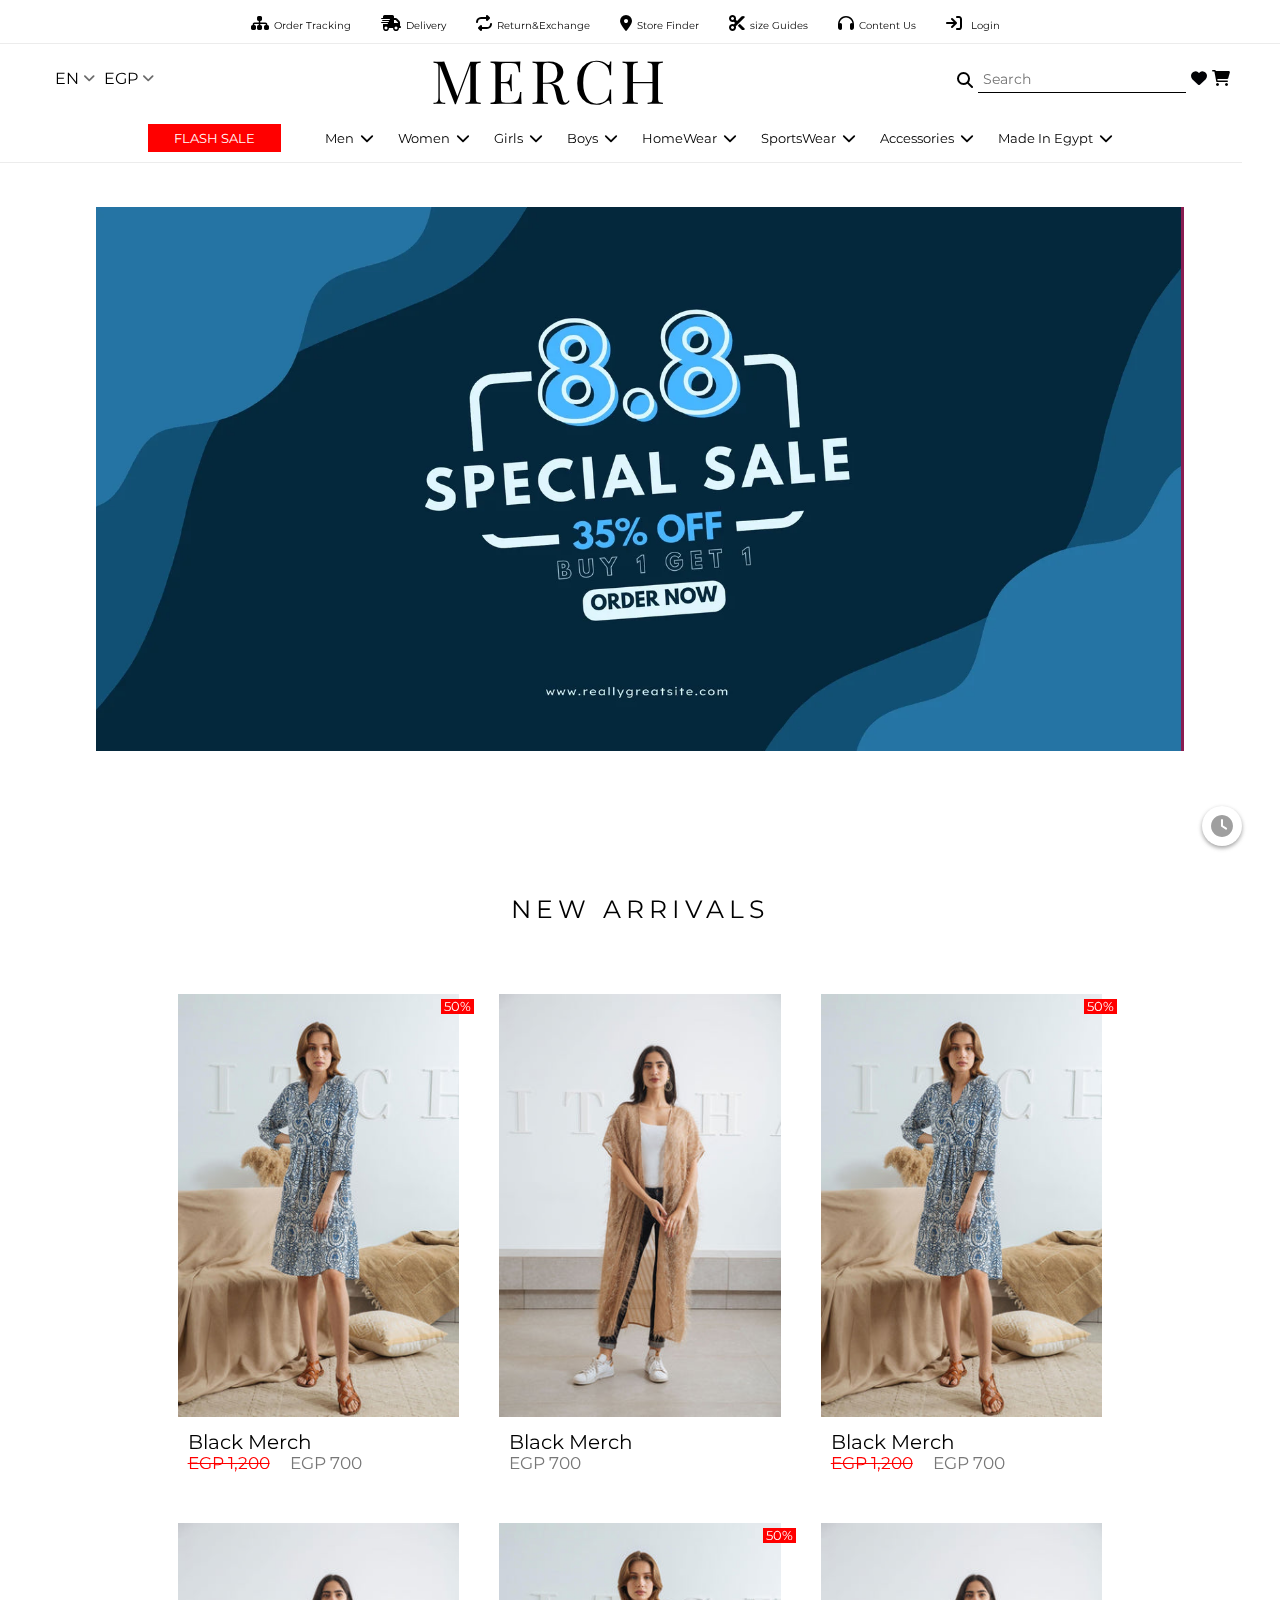
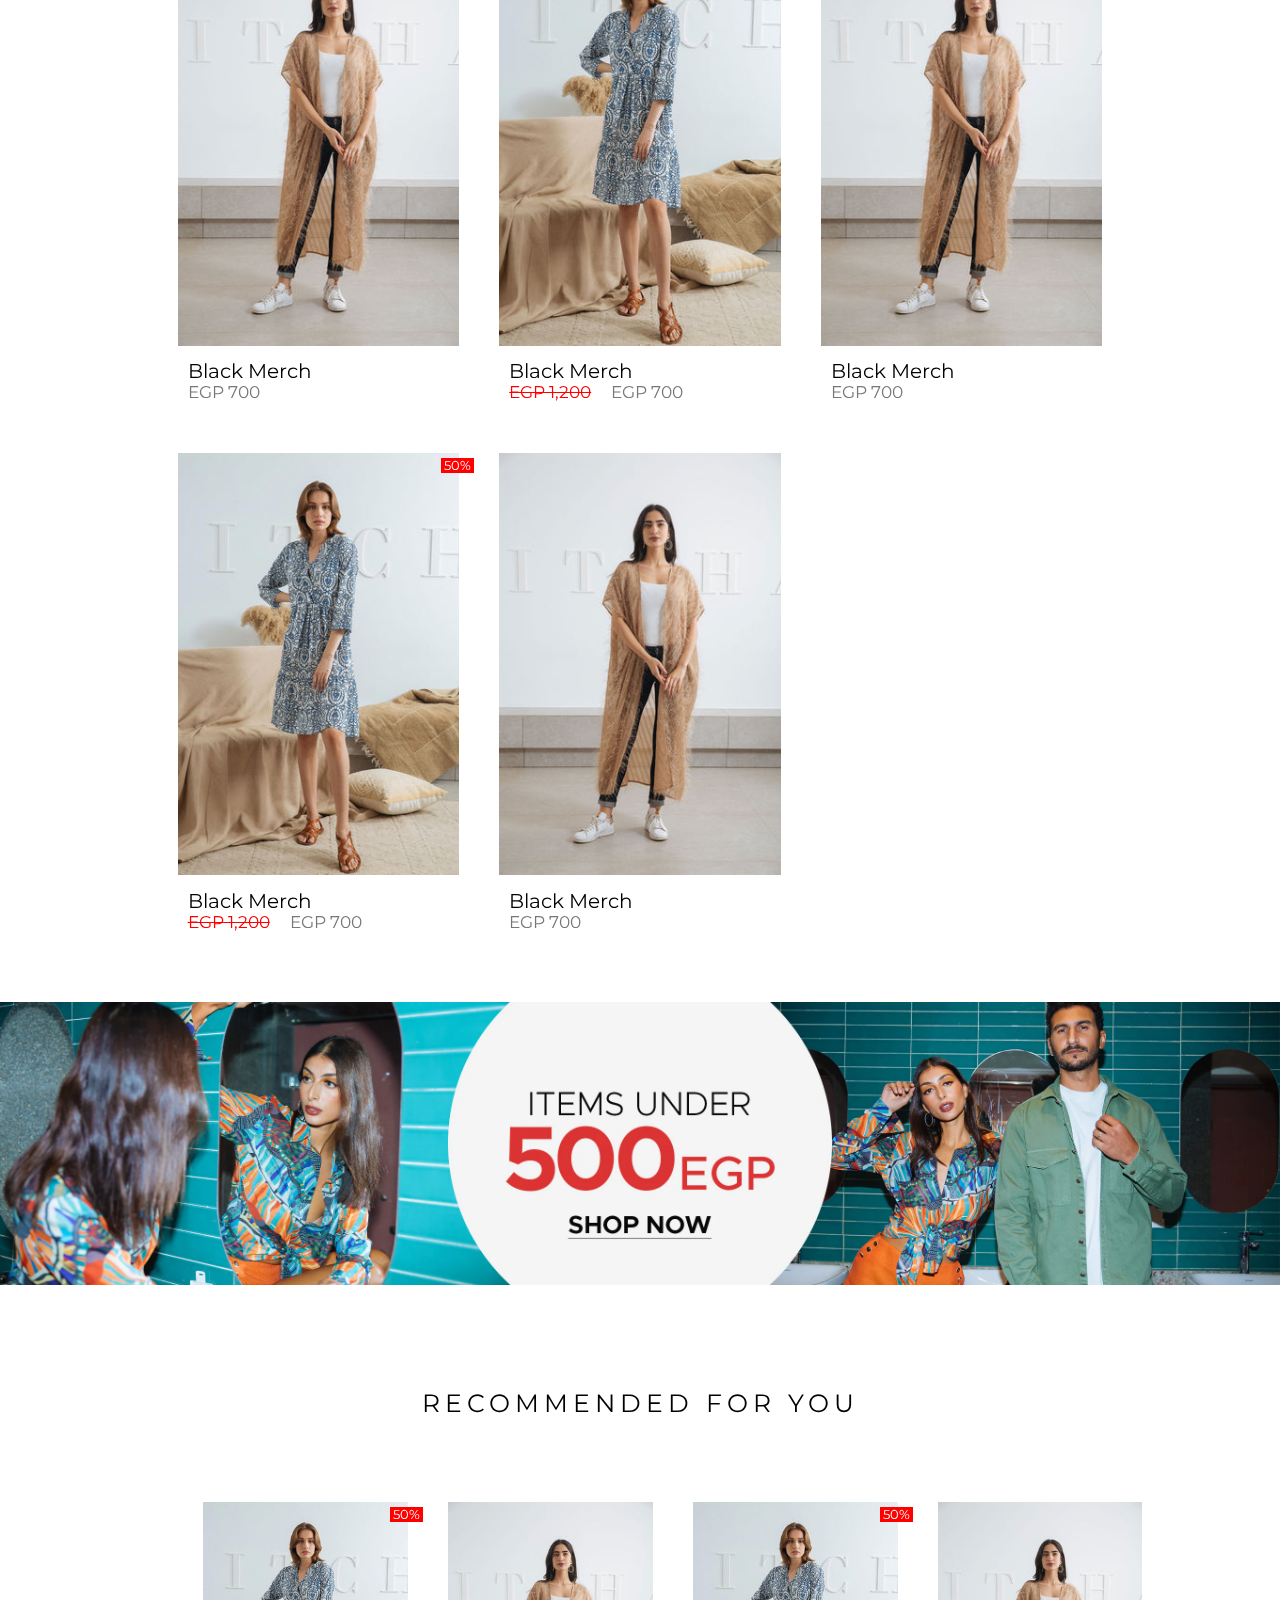
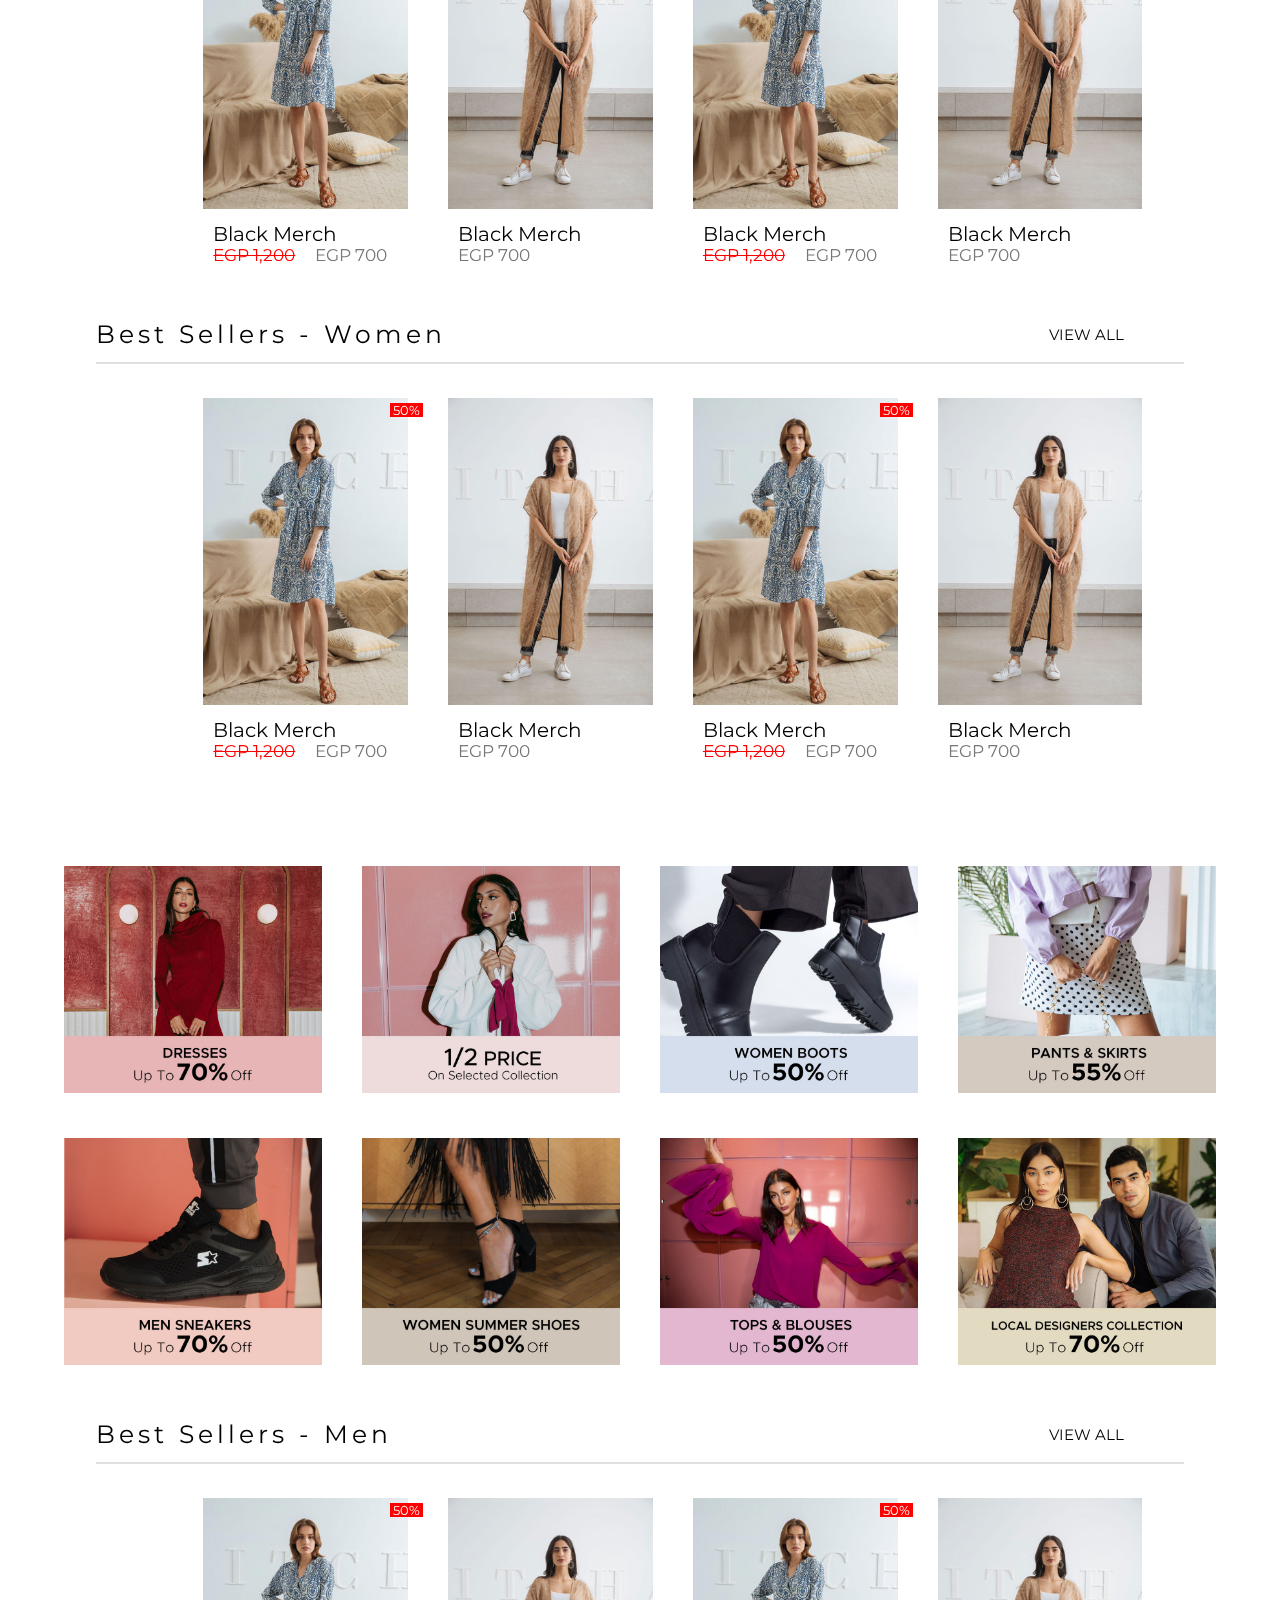
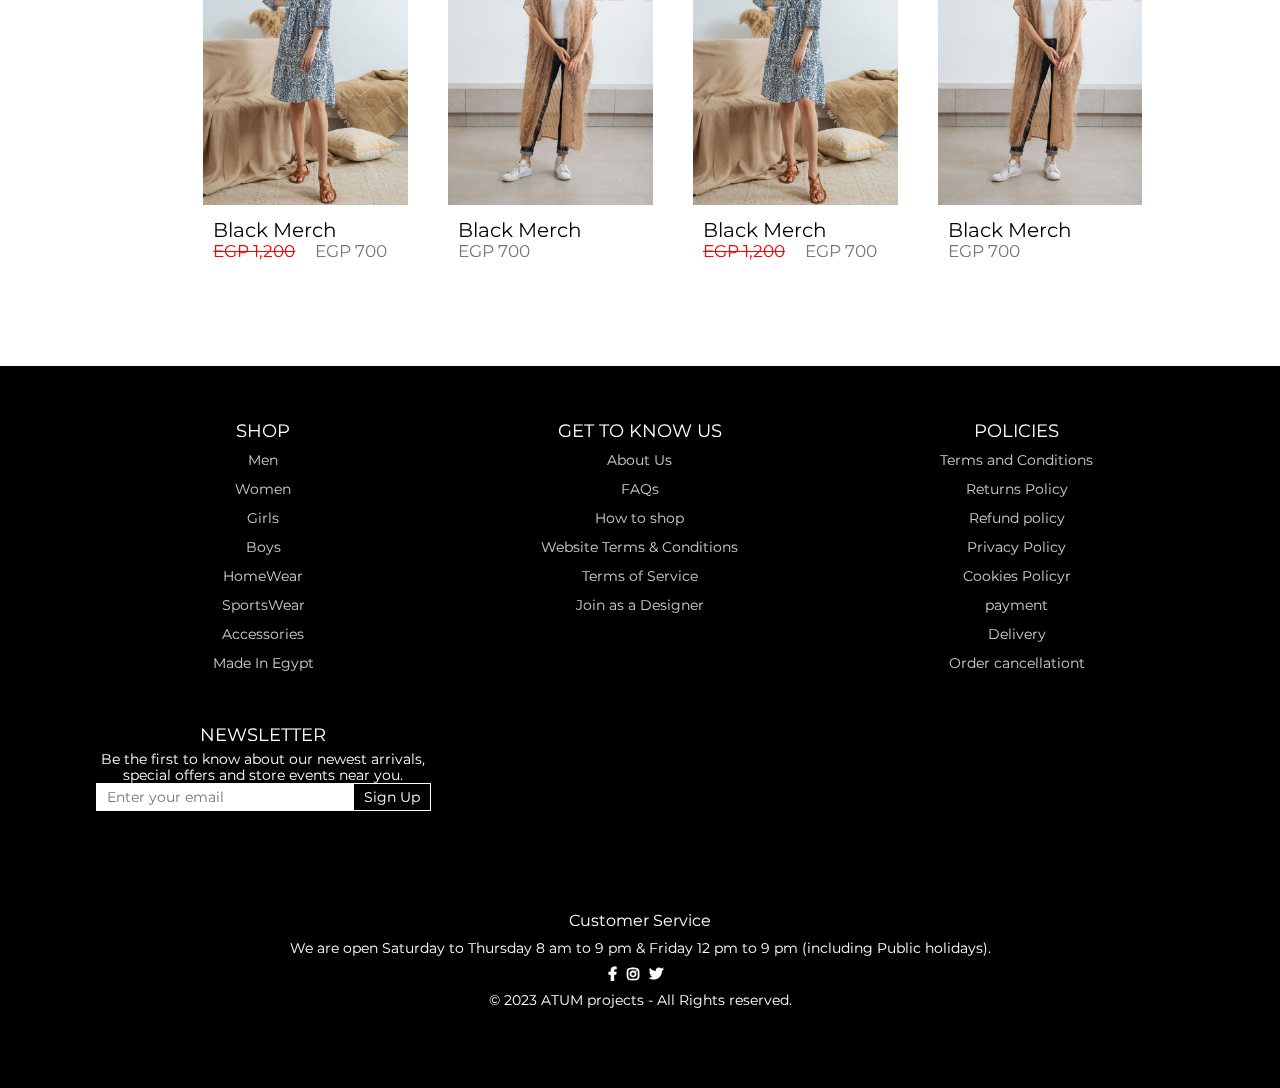
<file: index.html>
<!DOCTYPE html>
<html>
  <head>
    <meta charset="utf-8" />
    <meta name="viewport" content="width=device-width, initial-scale=1.0" />
    <title>MERCH</title>
    <link rel="stylesheet" type="text/css" href="css/style.css" />
    <link rel="stylesheet" type="text/css" href="css/all.min.css" />
    <link rel="stylesheet" type="text/css" href="css/normalize.css" />

    <!-- Start google font -->
    <link rel="preconnect" href="https://fonts.googleapis.com" />
    <link rel="preconnect" href="https://fonts.gstatic.com" crossorigin />
    <link
      href="https://fonts.googleapis.com/css2?family=Playfair+Display&display=swap"
      rel="stylesheet"
    />
    <link rel="preconnect" href="https://fonts.googleapis.com" />
    <link rel="preconnect" href="https://fonts.gstatic.com" crossorigin />
    <link
      href="https://fonts.googleapis.com/css2?family=Montserrat&display=swap"
      rel="stylesheet"
    />
  </head>

  <body>
    <span class="btn-bottom top"><i class="fa-regular fa-chevron-up"></i></span>
    <a hrer="#" class="btn-bottom res"><i class="fa-regular fa-clock"></i></a>
    <div class="loading">
      <span class="spinner"></span>
      <span class="spinner two"></span>
      <span class="spinner three"></span>
      <span>Loading...</span>
    </div>
    <!-- Start Header -->
    <section class="header">
      <nav class="fixed-nav" id="home">
        <ul>
          <li>
            <i class="fa-solid fa-sitemap"></i><a href="#">Order Tracking</a>
          </li>
          <li>
            <i class="fa-solid fa-truck-fast"></i><a href="#">Delivery</a>
          </li>
          <li>
            <i class="fa-solid fa-repeat"></i><a href="#">Return&Exchange</a>
          </li>
          <li>
            <i class="fa-solid fa-location-dot"></i><a href="#">Store Finder</a>
          </li>
          <li>
            <i class="fa-solid fa-scissors"></i><a href="#">size Guides</a>
          </li>
          <li>
            <i class="fa-solid fa-headphones"></i><a href="#">Content Us</a>
          </li>
          <li>
            <i class="fa-solid fa-arrow-right-to-bracket"></i>
            <a href="#" class="btn login">Login</a>
            <div class="sign-form">
              <div class="form">
                <div class="logo">MERCH</div>
                <div class="holder">
                  <label for="email">Username or Email</label>
                  <input type="text" name="email" required />
                  <label for="pass">Password</label>
                  <input type="password" name="pass" required />
                  <div class="more-action">
                    <div class="rem">
                      <input type="checkbox" name="remember" id="" />
                      Remember Me
                    </div>
                    <span class="forget">
                      <a href="#">Forget Your Password?</a>
                    </span>
                  </div>
                  <input
                    type="submit"
                    name="sign"
                    class="btn"
                    value="Sing IN"
                  />
                  <div class="not">
                    <span>Not a member?</span>
                    <a href="">Create an account</a>
                  </div>
                </div>
                <span class="close"
                  ><i class="fa-regular fa-circle-xmark"></i
                ></span>
              </div>
            </div>
          </li>
        </ul>
      </nav>
      <div class="main-det">
        <div class="lang">
          <p>EN</p>
          <div>
            <span
              ><img
                data-srcset="//cdn.shopify.com/s/files/1/0506/5736/2089/t/41/assets/i-currency-1_23x.png?v=5198771089629174791655842424"
                alt=""
                class="lazyautosizes ls-is-cached lazyloaded"
                data-widths="[180, 360, 540, 720, 900, 1080, 1296, 1512, 1728, 2048]"
                data-sizes="auto"
                data-img=""
                sizes="73px"
                srcset="
                  //cdn.shopify.com/s/files/1/0506/5736/2089/t/41/assets/i-currency-1_23x.png?v=5198771089629174791655842424
                "
            /></span>
            <p>EGP</p>
          </div>
        </div>
        <div class="mob-menu-btn">
          <i class="fa-solid fa-bars"></i>
        </div>
        <a href="index.html" class="logo">MERCH</a>
        <div class="other">
          <i class="fa-regular fa-magnifying-glass"></i>
          <input type="search" placeholder="Search" />
          <span class="wish-btn">
            <i class="fa-regular fa-heart" style="color: #020306"></i>
          </span>
          <span class="cart-btn">
            <i class="fa-regular fa-cart-shopping"></i>
          </span>
        </div>
      </div>
      <nav class="main-nav">
        <ul>
          <li><a class="fl-sale">Flash Sale</a></li>
          <li>
            <a href="#">Men</a>
            <div class="mega-menu">
              <ul class="main-ul">
                <li>
                  <a href="#" class="main-a">SHIRTS</a>
                  <ul class="sec-ul">
                    <li><a href="#">Plain Shirts</a></li>
                    <li><a href="#">Shirt & Tie Sets</a></li>
                    <li><a href="#">Checked Shirts</a></li>
                    <li><a href="#">Striped Shirts</a></li>
                    <li><a href="#">Printed Shirts</a></li>
                    <li><a href="#">Oxford Shirts</a></li>
                  </ul>
                </li>
                <li>
                  <a href="#" class="main-a">TROUSERS</a>
                  <ul class="sec-ul">
                    <li><a href="#">Chinos</a></li>
                    <li><a href="#">Fashion</a></li>
                    <li><a href="#">Twill</a></li>
                    <li><a href="#">Jogging Bottoms</a></li>
                    <li><a href="#">Formal</a></li>
                    <li><a href="#">Cargos</a></li>
                  </ul>
                </li>
                <li>
                  <a href="#" class="main-a">COATS & JACKETS</a>
                  <ul class="sec-ul">
                    <li><a href="#">Blazers</a></li>
                    <li><a href="#">Coats</a></li>
                    <li><a href="#">Gilets</a></li>
                    <li><a href="#">Jackets</a></li>
                  </ul>
                </li>
                <li>
                  <a href="#" class="main-a">UNDERWEAR</a>
                  <ul class="sec-ul">
                    <li><a href="#">Briefs</a></li>
                    <li><a href="#">Boxers</a></li>
                  </ul>
                </li>
              </ul>
            </div>
          </li>
          <li>
            <a href="#">Women</a>
            <div class="mega-menu">
              <ul class="main-ul">
                <li>
                  <a href="#" class="main-a">DRESSES</a>
                  <ul class="sec-ul">
                    <li><a href="#">Bandeau Dress</a></li>
                    <li><a href="#">Bardot Dress</a></li>
                    <li><a href="#">Cami Dress</a></li>
                    <li><a href="#">Pinafore Dress</a></li>
                    <li><a href="#">Shirt Dress</a></li>
                    <li><a href="#">Tea Dress</a></li>
                  </ul>
                </li>
                <li>
                  <a href="#" class="main-a">TROUSERS</a>
                  <ul class="sec-ul">
                    <li><a href="#">Cropped Trousers</a></li>
                    <li><a href="#">Harem Trousers</a></li>
                    <li><a href="#">Linen Trousers</a></li>
                    <li><a href="#">Slim Leg Trousers</a></li>
                    <li><a href="#">Straight Leg Trousers</a></li>
                    <li><a href="#">Wide Leg Trousers</a></li>
                    <li><a href="#">Tapered Trousers</a></li>
                    <li><a href="#">Harem</a></li>
                    <li><a href="#">Linen</a></li>
                  </ul>
                </li>
                <li>
                  <a href="#" class="main-a">BLOUSES</a>
                  <ul class="sec-ul">
                    <li><a href="#">High Neck</a></li>
                    <li><a href="#">Tie Neck & Pussybow</a></li>
                    <li><a href="#">Longline & Tunics</a></li>
                    <li><a href="#">Cold Shoulder</a></li>
                    <li><a href="#">Box Tops</a></li>
                    <li><a href="#">Camis</a></li>
                    <li><a href="#">Shirts</a></li>
                    <li><a href="#">Vests</a></li>
                    <li><a href="#">Swing Dress</a></li>
                  </ul>
                </li>
                <li>
                  <a href="#" class="main-a">BAGS</a>
                  <ul class="sec-ul">
                    <li><a href="#">Handbags</a></li>
                    <li><a href="#">Purses</a></li>
                    <li><a href="#">Backpacks</a></li>
                    <li><a href="#">Beach Bags</a></li>
                    <li><a href="#">Clutches</a></li>
                    <li><a href="#">Cross Body</a></li>
                    <li><a href="#">Totes</a></li>
                  </ul>
                </li>
              </ul>
            </div>
          </li>
          <li>
            <a href="#">Girls</a>
            <div class="mega-menu">
              <ul class="main-ul">
                <li>
                  <a href="#" class="main-a">SHIRTS</a>
                  <ul class="sec-ul">
                    <li><a href="#">Plain Shirts</a></li>
                    <li><a href="#">Shirt & Tie Sets</a></li>
                    <li><a href="#">Checked Shirts</a></li>
                    <li><a href="#">Striped Shirts</a></li>
                    <li><a href="#">Printed Shirts</a></li>
                    <li><a href="#">Oxford Shirts</a></li>
                  </ul>
                </li>
                <li>
                  <a href="#" class="main-a">TROUSERS</a>
                  <ul class="sec-ul">
                    <li><a href="#">Chinos</a></li>
                    <li><a href="#">Fashion</a></li>
                    <li><a href="#">Twill</a></li>
                    <li><a href="#">Jogging Bottoms</a></li>
                    <li><a href="#">Formal</a></li>
                    <li><a href="#">Cargos</a></li>
                  </ul>
                </li>
                <li>
                  <a href="#" class="main-a">COATS & JACKETS</a>
                  <ul class="sec-ul">
                    <li><a href="#">Blazers</a></li>
                    <li><a href="#">Coats</a></li>
                    <li><a href="#">Gilets</a></li>
                    <li><a href="#">Jackets</a></li>
                  </ul>
                </li>
                <li>
                  <a href="#" class="main-a">UNDERWEAR</a>
                  <ul class="sec-ul">
                    <li><a href="#">Briefs</a></li>
                    <li><a href="#">Boxers</a></li>
                  </ul>
                </li>
              </ul>
            </div>
          </li>
          <li>
            <a href="#">Boys</a>
            <div class="mega-menu">
              <ul class="main-ul">
                <li>
                  <a href="#" class="main-a">SHIRTS</a>
                  <ul class="sec-ul">
                    <li><a href="#">Plain Shirts</a></li>
                    <li><a href="#">Shirt & Tie Sets</a></li>
                    <li><a href="#">Checked Shirts</a></li>
                    <li><a href="#">Striped Shirts</a></li>
                    <li><a href="#">Printed Shirts</a></li>
                    <li><a href="#">Oxford Shirts</a></li>
                  </ul>
                </li>
                <li>
                  <a href="#" class="main-a">TROUSERS</a>
                  <ul class="sec-ul">
                    <li><a href="#">Chinos</a></li>
                    <li><a href="#">Fashion</a></li>
                    <li><a href="#">Twill</a></li>
                    <li><a href="#">Jogging Bottoms</a></li>
                    <li><a href="#">Formal</a></li>
                    <li><a href="#">Cargos</a></li>
                  </ul>
                </li>
                <li>
                  <a href="#" class="main-a">COATS & JACKETS</a>
                  <ul class="sec-ul">
                    <li><a href="#">Blazers</a></li>
                    <li><a href="#">Coats</a></li>
                    <li><a href="#">Gilets</a></li>
                    <li><a href="#">Jackets</a></li>
                  </ul>
                </li>
                <li>
                  <a href="#" class="main-a">UNDERWEAR</a>
                  <ul class="sec-ul">
                    <li><a href="#">Briefs</a></li>
                    <li><a href="#">Boxers</a></li>
                  </ul>
                </li>
              </ul>
            </div>
          </li>
          <li>
            <a href="#">HomeWear</a>
            <div class="mega-menu">
              <ul class="main-ul">
                <li>
                  <ul class="sec-ul">
                    <li><a href="#">MEN</a></li>
                    <li><a href="#">WOMEN</a></li>
                    <li><a href="#">GIRLS</a></li>
                    <li><a href="#">BOYS</a></li>
                  </ul>
                </li>
              </ul>
            </div>
          </li>
          <li>
            <a href="#">SportsWear</a>
            <div class="mega-menu">
              <ul class="main-ul">
                <li>
                  <ul class="sec-ul">
                    <li><a href="#">MEN</a></li>
                    <li><a href="#">WOMEN</a></li>
                    <li><a href="#">GIRLS</a></li>
                    <li><a href="#">BOYS</a></li>
                  </ul>
                </li>
              </ul>
            </div>
          </li>
          <li>
            <a href="#">Accessories</a>
            <div class="mega-menu">
              <ul class="main-ul">
                <li>
                  <ul class="sec-ul">
                    <li><a href="#">MEN</a></li>
                    <li><a href="#">WOMEN</a></li>
                    <li><a href="#">GIRLS</a></li>
                    <li><a href="#">BOYS</a></li>
                  </ul>
                </li>
              </ul>
            </div>
          </li>
          <li>
            <a href="#">Made In Egypt</a>
            <div class="mega-menu">
              <ul class="main-ul">
                <li>
                  <ul class="sec-ul">
                    <li><a href="#">MEN</a></li>
                    <li><a href="#">WOMEN</a></li>
                    <li><a href="#">GIRLS</a></li>
                    <li><a href="#">BOYS</a></li>
                  </ul>
                </li>
              </ul>
            </div>
          </li>
        </ul>
      </nav>
      <nav class="mobile-nav">
        <span class="close">
          <i class="fa-solid fa-chevron-left"></i>
        </span>
        <ul class="links-menu">
          <li class="mob-title"><i class="fa-solid fa-bars"></i> NAVIGATION</li>
          <li class="main-link">
            <a href="#">Men </a>

            <ul class="sub-menu">
              <li>
                <a href="#" class="main-a">SHIRTS</a>
                <ul class="sec-ul">
                  <li><a href="#">Plain Shirts</a></li>
                  <li><a href="#">Shirt & Tie Sets</a></li>
                  <li><a href="#">Checked Shirts</a></li>
                  <li><a href="#">Striped Shirts</a></li>
                  <li><a href="#">Printed Shirts</a></li>
                  <li><a href="#">Oxford Shirts</a></li>
                </ul>
              </li>
              <li>
                <a href="#" class="main-a">TROUSERS</a>
                <ul class="sec-ul">
                  <li><a href="#">Chinos</a></li>
                  <li><a href="#">Fashion</a></li>
                  <li><a href="#">Twill</a></li>
                  <li><a href="#">Jogging Bottoms</a></li>
                  <li><a href="#">Formal</a></li>
                  <li><a href="#">Cargos</a></li>
                </ul>
              </li>
              <li>
                <a href="#" class="main-a">COATS & JACKETS</a>
                <ul class="sec-ul">
                  <li><a href="#">Blazers</a></li>
                  <li><a href="#">Coats</a></li>
                  <li><a href="#">Gilets</a></li>
                  <li><a href="#">Jackets</a></li>
                </ul>
              </li>
              <li>
                <a href="#" class="main-a">UNDERWEAR</a>
                <ul class="sec-ul">
                  <li><a href="#">Briefs</a></li>
                  <li><a href="#">Boxers</a></li>
                </ul>
              </li>
            </ul>
          </li>
          <li class="main-link">
            <a href="#">Women</a>
            <ul class="sub-menu">
              <li>
                <a href="#" class="main-a">DRESSES</a>
                <ul class="sec-ul">
                  <li><a href="#">Bandeau Dress</a></li>
                  <li><a href="#">Bardot Dress</a></li>
                  <li><a href="#">Cami Dress</a></li>
                  <li><a href="#">Pinafore Dress</a></li>
                  <li><a href="#">Shirt Dress</a></li>
                  <li><a href="#">Tea Dress</a></li>
                </ul>
              </li>
              <li>
                <a href="#" class="main-a">TROUSERS</a>
                <ul class="sec-ul">
                  <li><a href="#">Cropped Trousers</a></li>
                  <li><a href="#">Harem Trousers</a></li>
                  <li><a href="#">Linen Trousers</a></li>
                  <li><a href="#">Slim Leg Trousers</a></li>
                  <li><a href="#">Straight Leg Trousers</a></li>
                  <li><a href="#">Wide Leg Trousers</a></li>
                  <li><a href="#">Tapered Trousers</a></li>
                  <li><a href="#">Harem</a></li>
                  <li><a href="#">Linen</a></li>
                </ul>
              </li>
              <li>
                <a href="#" class="main-a">BLOUSES</a>
                <ul class="sec-ul">
                  <li><a href="#">High Neck</a></li>
                  <li><a href="#">Tie Neck & Pussybow</a></li>
                  <li><a href="#">Longline & Tunics</a></li>
                  <li><a href="#">Cold Shoulder</a></li>
                  <li><a href="#">Box Tops</a></li>
                  <li><a href="#">Camis</a></li>
                  <li><a href="#">Shirts</a></li>
                  <li><a href="#">Vests</a></li>
                  <li><a href="#">Swing Dress</a></li>
                </ul>
              </li>
              <li>
                <a href="#" class="main-a">BAGS</a>
                <ul class="sec-ul">
                  <li><a href="#">Handbags</a></li>
                  <li><a href="#">Purses</a></li>
                  <li><a href="#">Backpacks</a></li>
                  <li><a href="#">Beach Bags</a></li>
                  <li><a href="#">Clutches</a></li>
                  <li><a href="#">Cross Body</a></li>
                  <li><a href="#">Totes</a></li>
                </ul>
              </li>
            </ul>
          </li>
          <li class="main-link">
            <a href="#">Girls</a>
            <ul class="sub-menu">
              <li>
                <a href="#" class="main-a">SHIRTS</a>
                <ul class="sec-ul">
                  <li><a href="#">Plain Shirts</a></li>
                  <li><a href="#">Shirt & Tie Sets</a></li>
                  <li><a href="#">Checked Shirts</a></li>
                  <li><a href="#">Striped Shirts</a></li>
                  <li><a href="#">Printed Shirts</a></li>
                  <li><a href="#">Oxford Shirts</a></li>
                </ul>
              </li>
              <li>
                <a href="#" class="main-a">TROUSERS</a>
                <ul class="sec-ul">
                  <li><a href="#">Chinos</a></li>
                  <li><a href="#">Fashion</a></li>
                  <li><a href="#">Twill</a></li>
                  <li><a href="#">Jogging Bottoms</a></li>
                  <li><a href="#">Formal</a></li>
                  <li><a href="#">Cargos</a></li>
                </ul>
              </li>
              <li>
                <a href="#" class="main-a">COATS & JACKETS</a>
                <ul class="sec-ul">
                  <li><a href="#">Blazers</a></li>
                  <li><a href="#">Coats</a></li>
                  <li><a href="#">Gilets</a></li>
                  <li><a href="#">Jackets</a></li>
                </ul>
              </li>
              <li>
                <a href="#" class="main-a">UNDERWEAR</a>
                <ul class="sec-ul">
                  <li><a href="#">Briefs</a></li>
                  <li><a href="#">Boxers</a></li>
                </ul>
              </li>
            </ul>
          </li>
          <li class="main-link">
            <a href="#">Boys</a>
            <ul class="sub-menu">
              <li>
                <a href="#" class="main-a">SHIRTS</a>
                <ul class="sec-ul">
                  <li><a href="#">Plain Shirts</a></li>
                  <li><a href="#">Shirt & Tie Sets</a></li>
                  <li><a href="#">Checked Shirts</a></li>
                  <li><a href="#">Striped Shirts</a></li>
                  <li><a href="#">Printed Shirts</a></li>
                  <li><a href="#">Oxford Shirts</a></li>
                </ul>
              </li>
              <li>
                <a href="#" class="main-a">TROUSERS</a>
                <ul class="sec-ul">
                  <li><a href="#">Chinos</a></li>
                  <li><a href="#">Fashion</a></li>
                  <li><a href="#">Twill</a></li>
                  <li><a href="#">Jogging Bottoms</a></li>
                  <li><a href="#">Formal</a></li>
                  <li><a href="#">Cargos</a></li>
                </ul>
              </li>
              <li>
                <a href="#" class="main-a">COATS & JACKETS</a>
                <ul class="sec-ul">
                  <li><a href="#">Blazers</a></li>
                  <li><a href="#">Coats</a></li>
                  <li><a href="#">Gilets</a></li>
                  <li><a href="#">Jackets</a></li>
                </ul>
              </li>
              <li>
                <a href="#" class="main-a">UNDERWEAR</a>
                <ul class="sec-ul">
                  <li><a href="#">Briefs</a></li>
                  <li><a href="#">Boxers</a></li>
                </ul>
              </li>
            </ul>
          </li>
          <li class="main-link">
            <a href="#">HomeWear</a>
            <ul class="sub-menu">
              <li><a href="#">MEN</a></li>
              <li><a href="#">WOMEN</a></li>
              <li><a href="#">GIRLS</a></li>
              <li><a href="#">BOYS</a></li>
            </ul>
          </li>
          <li class="main-link">
            <a href="#">SportsWear</a>
            <ul class="sub-menu">
              <li><a href="#">MEN</a></li>
              <li><a href="#">WOMEN</a></li>
              <li><a href="#">GIRLS</a></li>
              <li><a href="#">BOYS</a></li>
            </ul>
          </li>
          <li class="main-link">
            <a href="#">Accessories </a>
            <ul class="sub-menu">
              <li><a href="#">MEN</a></li>
              <li><a href="#">WOMEN</a></li>
              <li><a href="#">GIRLS</a></li>
              <li><a href="#">BOYS</a></li>
            </ul>
          </li>
          <li class="main-link">
            <a href="#">Made In Egypt</a>
            <ul class="sub-menu">
              <li><a href="#">MEN</a></li>
              <li><a href="#">WOMEN</a></li>
              <li><a href="#">GIRLS</a></li>
              <li><a href="#">BOYS</a></li>
            </ul>
          </li>
        </ul>
        <ul>
          <li><a class="fl-sale">Flash Sale</a></li>
          <li>
            <a href="#"> <i class="fa-solid fa-sitemap"></i> Order Tracking</a>
          </li>
          <li>
            <a href="#"> <i class="fa-solid fa-truck-fast"></i> Delivery</a>
          </li>
          <li>
            <a href="#"><i class="fa-solid fa-repeat"></i> Return&Exchange</a>
          </li>
          <li>
            <a href="#">
              <i class="fa-solid fa-location-dot"></i> Store Finder</a
            >
          </li>
          <li>
            <a href="#"> <i class="fa-solid fa-scissors"></i> size Guides</a>
          </li>
          <li>
            <a href="#"> <i class="fa-solid fa-headphones"></i> Content Us</a>
          </li>
          <li>
            <a href="#" class="btn login">
              <i class="fa-solid fa-arrow-right-to-bracket"></i> Login</a
            >
            <div class="sign-form">
              <div class="form">
                <div class="logo">MERCH</div>
                <div class="holder">
                  <label for="email">Username or Email</label>
                  <input type="text" name="email" required />
                  <label for="pass">Password</label>
                  <input type="password" name="pass" required />
                  <div class="more-action">
                    <div class="rem">
                      <input type="checkbox" name="remember" id="" />
                      Remember Me
                    </div>
                    <span class="forget">
                      <a href="#">Forget Your Password?</a>
                    </span>
                  </div>
                  <input
                    type="submit"
                    name="sign"
                    class="btn"
                    value="Sing IN"
                  />
                  <div class="not">
                    <span>Not a member?</span>
                    <a href="">Create an account</a>
                  </div>
                </div>
                <span class="close"
                  ><i class="fa-regular fa-circle-xmark"></i
                ></span>
              </div>
            </div>
          </li>
          <li class="lang">
            <p>EN</p>
            <div>
              <span
                ><img
                  data-srcset="//cdn.shopify.com/s/files/1/0506/5736/2089/t/41/assets/i-currency-1_23x.png?v=5198771089629174791655842424"
                  alt=""
                  class="lazyautosizes ls-is-cached lazyloaded"
                  data-widths="[180, 360, 540, 720, 900, 1080, 1296, 1512, 1728, 2048]"
                  data-sizes="auto"
                  data-img=""
                  sizes="73px"
                  srcset="
                    //cdn.shopify.com/s/files/1/0506/5736/2089/t/41/assets/i-currency-1_23x.png?v=5198771089629174791655842424
                  "
              /></span>
              <p>EGP</p>
            </div>
          </li>
        </ul>
      </nav>
      <div class="overlay"></div>
    </section>
    <!-- End Header -->

    <!-- Start Sale swiper Section -->
    <section class="sale-div">
      <div class="container">
        <span class="row right"><i class="fa-solid fa-chevron-right"></i></span>
        <div class="main-swiper swiper">
          <img src="image/newbanner.jpg" />
          <img src="image/banner.webp" />
          <img src="image/banner3.webp" />
        </div>
        <span class="row left"><i class="fa-solid fa-chevron-left"></i></span>
      </div>
    </section>
    <!-- End Sale swiper Section -->

    <!-- Start new arrivals Section -->
    <section class="new-arrivals">
      <div class="container">
        <h2 class="main-title">new arrivals</h2>
        <div class="parent">
          <div class="box dis-box">
            <div class="layer">
              <div class="layer-btn">
                <a href="#" class="heart"> <i class="fa-solid fa-heart"></i></a>
                <a href="#" class="quick"><i class="fa-regular fa-eye"></i></a>
              </div>
              <a href="#">Add To Card</a>
            </div>
            <div class="image">
              <img src="image/img.jpg" />
            </div>
            <div class="info">
              <h3><a href="prodect-name.html">Black Merch</a></h3>
              <div class="price">
                <p class="dis">EGP 1,200</p>
                <p>EGP 700</p>
              </div>
            </div>
          </div>
          <div class="box">
            <div class="layer">
              <div class="layer-btn">
                <a href="#" class="heart"> <i class="fa-solid fa-heart"></i></a>
                <a href="#" class="quick"><i class="fa-regular fa-eye"></i></a>
              </div>
              <a href="#">Add To Card</a>
            </div>
            <div class="image">
              <img src="image/img1.jpg" />
            </div>
            <div class="info">
              <h3><a href="prodect-name.html">Black Merch</a></h3>
              <p>EGP 700</p>
            </div>
          </div>
          <div class="box dis-box">
            <div class="layer">
              <div class="layer-btn">
                <a href="#" class="heart"> <i class="fa-solid fa-heart"></i></a>
                <a href="#" class="quick"><i class="fa-regular fa-eye"></i></a>
              </div>
              <a href="#">Add To Card</a>
            </div>
            <div class="image">
              <img src="image/img.jpg" />
            </div>
            <div class="info">
              <h3><a href="prodect-name.html">Black Merch</a></h3>
              <div class="price">
                <p class="dis">EGP 1,200</p>
                <p>EGP 700</p>
              </div>
            </div>
          </div>
          <div class="box">
            <div class="layer">
              <div class="layer-btn">
                <a href="#" class="heart"> <i class="fa-solid fa-heart"></i></a>
                <a href="#" class="quick"><i class="fa-regular fa-eye"></i></a>
              </div>
              <a href="#">Add To Card</a>
            </div>
            <div class="image">
              <img src="image/img1.jpg" />
            </div>
            <div class="info">
              <h3><a href="prodect-name.html">Black Merch</a></h3>
              <p>EGP 700</p>
            </div>
          </div>
          <div class="box dis-box">
            <div class="layer">
              <div class="layer-btn">
                <a href="#" class="heart"> <i class="fa-solid fa-heart"></i></a>
                <a href="#" class="quick"><i class="fa-regular fa-eye"></i></a>
              </div>
              <a href="#">Add To Card</a>
            </div>
            <div class="image">
              <img src="image/img.jpg" />
            </div>
            <div class="info">
              <h3><a href="prodect-name.html">Black Merch</a></h3>
              <div class="price">
                <p class="dis">EGP 1,200</p>
                <p>EGP 700</p>
              </div>
            </div>
          </div>
          <div class="box">
            <div class="layer">
              <div class="layer-btn">
                <a href="#" class="heart"> <i class="fa-solid fa-heart"></i></a>
                <a href="#" class="quick"><i class="fa-regular fa-eye"></i></a>
              </div>
              <a href="#">Add To Card</a>
            </div>
            <div class="image">
              <img src="image/img1.jpg" />
            </div>
            <div class="info">
              <h3><a href="prodect-name.html">Black Merch</a></h3>
              <p>EGP 700</p>
            </div>
          </div>
          <div class="box dis-box">
            <div class="layer">
              <div class="layer-btn">
                <a href="#" class="heart"> <i class="fa-solid fa-heart"></i></a>
                <a href="#" class="quick"><i class="fa-regular fa-eye"></i></a>
              </div>
              <a href="#">Add To Card</a>
            </div>
            <div class="image">
              <img src="image/img.jpg" />
            </div>
            <div class="info">
              <h3><a href="prodect-name.html">Black Merch</a></h3>
              <div class="price">
                <p class="dis">EGP 1,200</p>
                <p>EGP 700</p>
              </div>
            </div>
          </div>
          <div class="box">
            <div class="layer">
              <div class="layer-btn">
                <a href="#" class="heart"> <i class="fa-solid fa-heart"></i></a>
                <a href="#" class="quick"><i class="fa-regular fa-eye"></i></a>
              </div>
              <a href="#">Add To Card</a>
            </div>
            <div class="image">
              <img src="image/img1.jpg" />
            </div>
            <div class="info">
              <h3><a href="prodect-name.html">Black Merch</a></h3>
              <p>EGP 700</p>
            </div>
          </div>
        </div>
      </div>
    </section>
    <!-- Start new arrivals Section -->

    <!-- Start Sale Section -->
    <div class="sale-div">
      <div class="image">
        <a><img src="image/UNDR-600-TB2---MBNE-EN.jpg" /></a>
      </div>
    </div>
    <!-- End Sale Section -->

    <!-- Start Recommended Section -->
    <section class="recommend swiper-sec">
      <div class="container">
        <h2 class="main-title">Recommended for you</h2>
        <span class="row right"><i class="fa-solid fa-chevron-right"></i></span>
        <div class="swiper">
          <div class="box dis-box">
            <div class="layer">
              <div class="layer-btn">
                <a href="#" class="heart"> <i class="fa-solid fa-heart"></i></a>
                <a href="#" class="quick"><i class="fa-regular fa-eye"></i></a>
              </div>
              <a href="#">Add To Card</a>
            </div>
            <div class="image">
              <img src="image/img.jpg" />
            </div>
            <div class="info">
              <h3><a href="prodect-name.html">Black Merch</a></h3>
              <div class="price">
                <p class="dis">EGP 1,200</p>
                <p>EGP 700</p>
              </div>
            </div>
          </div>
          <div class="box">
            <div class="layer">
              <div class="layer-btn">
                <a href="#" class="heart"> <i class="fa-solid fa-heart"></i></a>
                <a href="#" class="quick"><i class="fa-regular fa-eye"></i></a>
              </div>
              <a href="#">Add To Card</a>
            </div>
            <div class="image">
              <img src="image/img1.jpg" />
            </div>
            <div class="info">
              <h3><a href="prodect-name.html">Black Merch</a></h3>
              <p>EGP 700</p>
            </div>
          </div>
          <div class="box dis-box">
            <div class="layer">
              <div class="layer-btn">
                <a href="#" class="heart"> <i class="fa-solid fa-heart"></i></a>
                <a href="#" class="quick"><i class="fa-regular fa-eye"></i></a>
              </div>
              <a href="#">Add To Card</a>
            </div>
            <div class="image">
              <img src="image/img.jpg" />
            </div>
            <div class="info">
              <h3><a href="prodect-name.html">Black Merch</a></h3>
              <div class="price">
                <p class="dis">EGP 1,200</p>
                <p>EGP 700</p>
              </div>
            </div>
          </div>
          <div class="box">
            <div class="layer">
              <div class="layer-btn">
                <a href="#" class="heart"> <i class="fa-solid fa-heart"></i></a>
                <a href="#" class="quick"><i class="fa-regular fa-eye"></i></a>
              </div>
              <a href="#">Add To Card</a>
            </div>
            <div class="image">
              <img src="image/img1.jpg" />
            </div>
            <div class="info">
              <h3><a href="prodect-name.html">Black Merch</a></h3>
              <p>EGP 700</p>
            </div>
          </div>
          <div class="box dis-box">
            <div class="layer">
              <div class="layer-btn">
                <a href="#" class="heart"> <i class="fa-solid fa-heart"></i></a>
                <a href="#" class="quick"><i class="fa-regular fa-eye"></i></a>
              </div>
              <a href="#">Add To Card</a>
            </div>
            <div class="image">
              <img src="image/img.jpg" />
            </div>
            <div class="info">
              <h3><a href="prodect-name.html">Black Merch</a></h3>
              <div class="price">
                <p class="dis">EGP 1,200</p>
                <p>EGP 700</p>
              </div>
            </div>
          </div>
          <div class="box">
            <div class="layer">
              <div class="layer-btn">
                <a href="#" class="heart"> <i class="fa-solid fa-heart"></i></a>
                <a href="#" class="quick"><i class="fa-regular fa-eye"></i></a>
              </div>
              <a href="#">Add To Card</a>
            </div>
            <div class="image">
              <img src="image/img1.jpg" />
            </div>
            <div class="info">
              <h3><a href="prodect-name.html">Black Merch</a></h3>
              <p>EGP 700</p>
            </div>
          </div>
        </div>
        <span class="row left"><i class="fa-solid fa-chevron-left"></i></span>
      </div>
    </section>

    <!-- End Recommended Section -->

    <!-- Start Best Sellers Section -->
    <section class="best-sellers swiper-sec">
      <div class="container">
        <div class="title">
          <h3>Best Sellers - Women</h3>
          <a href="#">VIEW ALL</a>
        </div>
        <span class="row right"><i class="fa-solid fa-chevron-right"></i></span>
        <div class="swiper">
          <div class="box dis-box">
            <div class="layer">
              <div class="layer-btn">
                <a href="#" class="heart"> <i class="fa-solid fa-heart"></i></a>
                <a href="#" class="quick"><i class="fa-regular fa-eye"></i></a>
              </div>
              <a href="#">Add To Card</a>
            </div>
            <div class="image">
              <img src="image/img.jpg" />
            </div>
            <div class="info">
              <h3><a href="prodect-name.html">Black Merch</a></h3>
              <div class="price">
                <p class="dis">EGP 1,200</p>
                <p>EGP 700</p>
              </div>
            </div>
          </div>
          <div class="box">
            <div class="layer">
              <div class="layer-btn">
                <a href="#" class="heart"> <i class="fa-solid fa-heart"></i></a>
                <a href="#" class="quick"><i class="fa-regular fa-eye"></i></a>
              </div>
              <a href="#">Add To Card</a>
            </div>
            <div class="image">
              <img src="image/img1.jpg" />
            </div>
            <div class="info">
              <h3><a href="prodect-name.html">Black Merch</a></h3>
              <p>EGP 700</p>
            </div>
          </div>
          <div class="box dis-box">
            <div class="layer">
              <div class="layer-btn">
                <a href="#" class="heart"> <i class="fa-solid fa-heart"></i></a>
                <a href="#" class="quick"><i class="fa-regular fa-eye"></i></a>
              </div>
              <a href="#">Add To Card</a>
            </div>
            <div class="image">
              <img src="image/img.jpg" />
            </div>
            <div class="info">
              <h3><a href="prodect-name.html">Black Merch</a></h3>
              <div class="price">
                <p class="dis">EGP 1,200</p>
                <p>EGP 700</p>
              </div>
            </div>
          </div>
          <div class="box">
            <div class="layer">
              <div class="layer-btn">
                <a href="#" class="heart"> <i class="fa-solid fa-heart"></i></a>
                <a href="#" class="quick"><i class="fa-regular fa-eye"></i></a>
              </div>
              <a href="#">Add To Card</a>
            </div>
            <div class="image">
              <img src="image/img1.jpg" />
            </div>
            <div class="info">
              <h3><a href="prodect-name.html">Black Merch</a></h3>
              <p>EGP 700</p>
            </div>
          </div>
          <div class="box dis-box">
            <div class="layer">
              <div class="layer-btn">
                <a href="#" class="heart"> <i class="fa-solid fa-heart"></i></a>
                <a href="#" class="quick"><i class="fa-regular fa-eye"></i></a>
              </div>
              <a href="#">Add To Card</a>
            </div>
            <div class="image">
              <img src="image/img.jpg" />
            </div>
            <div class="info">
              <h3><a href="prodect-name.html">Black Merch</a></h3>
              <div class="price">
                <p class="dis">EGP 1,200</p>
                <p>EGP 700</p>
              </div>
            </div>
          </div>
          <div class="box">
            <div class="layer">
              <div class="layer-btn">
                <a href="#" class="heart"> <i class="fa-solid fa-heart"></i></a>
                <a href="#" class="quick"><i class="fa-regular fa-eye"></i></a>
              </div>
              <a href="#">Add To Card</a>
            </div>
            <div class="image">
              <img src="image/img1.jpg" />
            </div>
            <div class="info">
              <h3><a href="prodect-name.html">Black Merch</a></h3>
              <p>EGP 700</p>
            </div>
          </div>
        </div>
        <span class="row left"><i class="fa-solid fa-chevron-left"></i></span>
      </div>
    </section>
    <!-- End Best Sellers Section -->

    <div class="sale">
      <div class="box">
        <div class="image">
          <img src="image/simg1.jpg" />
        </div>
      </div>
      <div class="box">
        <div class="image">
          <img src="image/simg2.jpg" />
        </div>
      </div>
      <div class="box">
        <div class="image">
          <img src="image/simg3.jpg" />
        </div>
      </div>
      <div class="box">
        <div class="image">
          <img src="image/simg4.jpg" />
        </div>
      </div>
      <div class="box">
        <div class="image">
          <img src="image/simg5.jpg" />
        </div>
      </div>
      <div class="box">
        <div class="image">
          <img src="image/simg6.jpg" />
        </div>
      </div>
      <div class="box">
        <div class="image">
          <img src="image/simg7.jpg" />
        </div>
      </div>
      <div class="box">
        <div class="image">
          <img src="image/simg8.jpg" />
        </div>
      </div>
    </div>

    <!-- Start Best Sellers Section -->
    <section class="best-sellers swiper-sec">
      <div class="container">
        <div class="title">
          <h3>Best Sellers - Men</h3>
          <a href="#">VIEW ALL</a>
        </div>
        <span class="row right"><i class="fa-solid fa-chevron-right"></i></span>
        <div class="swiper">
          <div class="box dis-box">
            <div class="layer">
              <div class="layer-btn">
                <a href="#" class="heart"> <i class="fa-solid fa-heart"></i></a>
                <a href="#" class="quick"><i class="fa-regular fa-eye"></i></a>
              </div>
              <a href="#">Add To Card</a>
            </div>
            <div class="image">
              <img src="image/img.jpg" />
            </div>
            <div class="info">
              <h3><a href="prodect-name.html">Black Merch</a></h3>
              <div class="price">
                <p class="dis">EGP 1,200</p>
                <p>EGP 700</p>
              </div>
            </div>
          </div>
          <div class="box">
            <div class="layer">
              <div class="layer-btn">
                <a href="#" class="heart"> <i class="fa-solid fa-heart"></i></a>
                <a href="#" class="quick"><i class="fa-regular fa-eye"></i></a>
              </div>
              <a href="#">Add To Card</a>
            </div>
            <div class="image">
              <img src="image/img1.jpg" />
            </div>
            <div class="info">
              <h3><a href="prodect-name.html">Black Merch</a></h3>
              <p>EGP 700</p>
            </div>
          </div>
          <div class="box dis-box">
            <div class="layer">
              <div class="layer-btn">
                <a href="#" class="heart"> <i class="fa-solid fa-heart"></i></a>
                <a href="#" class="quick"><i class="fa-regular fa-eye"></i></a>
              </div>
              <a href="#">Add To Card</a>
            </div>
            <div class="image">
              <img src="image/img.jpg" />
            </div>
            <div class="info">
              <h3><a href="prodect-name.html">Black Merch</a></h3>
              <div class="price">
                <p class="dis">EGP 1,200</p>
                <p>EGP 700</p>
              </div>
            </div>
          </div>
          <div class="box">
            <div class="layer">
              <div class="layer-btn">
                <a href="#" class="heart"> <i class="fa-solid fa-heart"></i></a>
                <a href="#" class="quick"><i class="fa-regular fa-eye"></i></a>
              </div>
              <a href="#">Add To Card</a>
            </div>
            <div class="image">
              <img src="image/img1.jpg" />
            </div>
            <div class="info">
              <h3><a href="prodect-name.html">Black Merch</a></h3>
              <p>EGP 700</p>
            </div>
          </div>
          <div class="box dis-box">
            <div class="layer">
              <div class="layer-btn">
                <a href="#" class="heart"> <i class="fa-solid fa-heart"></i></a>
                <a href="#" class="quick"><i class="fa-regular fa-eye"></i></a>
              </div>
              <a href="#">Add To Card</a>
            </div>
            <div class="image">
              <img src="image/img.jpg" />
            </div>
            <div class="info">
              <h3><a href="prodect-name.html">Black Merch</a></h3>
              <div class="price">
                <p class="dis">EGP 1,200</p>
                <p>EGP 700</p>
              </div>
            </div>
          </div>
          <div class="box">
            <div class="layer">
              <div class="layer-btn">
                <a href="#" class="heart"> <i class="fa-solid fa-heart"></i></a>
                <a href="#" class="quick"><i class="fa-regular fa-eye"></i></a>
              </div>
              <a href="#">Add To Card</a>
            </div>
            <div class="image">
              <img src="image/img1.jpg" />
            </div>
            <div class="info">
              <h3><a href="prodect-name.html">Black Merch</a></h3>
              <p>EGP 700</p>
            </div>
          </div>
        </div>
        <span class="row left"><i class="fa-solid fa-chevron-left"></i></span>
      </div>
    </section>
    <!-- End Best Sellers Section -->
    <div class="quick-view">
      <div class="content">
        <div class="images">
          <img src="image/img.jpg" alt="" class="main-img" />
          <ul class="sub-img">
            <img src="image/img1.jpg" alt="" />
            <img src="image/img.jpg" alt="" />
            <img src="image/img1.jpg" alt="" />
            <img src="image/img.jpg" alt="" />
          </ul>
          <span class="sub-rows right"
            ><i class="fa-solid fa-chevron-right"></i
          ></span>
          <span class="sub-rows left"
            ><i class="fa-solid fa-chevron-left"></i
          ></span>
        </div>
        <div class="details">
          <div class="info">
            <h3 class="pro-title">Prodect name</h3>
            <span class="stock">Out Of Stock</span>
            <span class="price">EGP 1500.99</span>
            <ul class="rating">
              <li><i class="fa-solid fa-star"></i></li>
              <li><i class="fa-solid fa-star"></i></li>
              <li><i class="fa-solid fa-star"></i></li>
              <li class="empty"><i class="fa-solid fa-star"></i></li>
              <li class="empty"><i class="fa-solid fa-star"></i></li>
              <li class="reviews">(10 Reviews)</li>
            </ul>
          </div>
          <div class="color">
            <h3 class="sub-title">Color:</h3>
            <ul class="color-content">
              <li></li>
              <li></li>
              <li></li>
              <li></li>
            </ul>
          </div>
          <div class="size">
            <h3 class="sub-title">Size:</h3>
            <ul class="size-content">
              <li>XS</li>
              <li>S</li>
              <li class="active">M</li>
              <li>L</li>
              <li>XL</li>
            </ul>
          </div>
          <div class="action">
            <div class="qun">
              <span>Quantity :</span>
              <div class="qun-input">
                <span class="down">-</span>
                <input type="text" name="" id="" value="1" />
                <span class="up">+</span>
              </div>
            </div>
            <span class="btn">ADD TO CARD</span>
          </div>
        </div>
        <span class="close"><i class="fa-regular fa-circle-xmark"></i></span>
      </div>
    </div>
    <div class="mob-quick-view right-menu">
      <span class="close">
        <i class="fa-solid fa-chevron-right"></i>
      </span>
      <div class="content">
        <div class="images">
          <img src="image/img.jpg" alt="" class="main-img" />
          <span class="sub-rows right"
            ><i class="fa-solid fa-chevron-right"></i
          ></span>
          <span class="sub-rows left"
            ><i class="fa-solid fa-chevron-left"></i
          ></span>
        </div>
        <div class="details">
          <div class="info">
            <h3 class="pro-title">Prodect name</h3>
            <span class="stock">Out Of Stock</span>
            <span class="price">EGP 1500.99</span>
            <ul class="rating">
              <li><i class="fa-solid fa-star"></i></li>
              <li><i class="fa-solid fa-star"></i></li>
              <li><i class="fa-solid fa-star"></i></li>
              <li class="empty"><i class="fa-solid fa-star"></i></li>
              <li class="empty"><i class="fa-solid fa-star"></i></li>
              <li class="reviews">(10 Reviews)</li>
            </ul>
          </div>
          <div class="color">
            <h3 class="sub-title">Color:</h3>
            <ul class="color-content">
              <li></li>
              <li></li>
              <li></li>
              <li></li>
            </ul>
          </div>
          <div class="size">
            <h3 class="sub-title">Size:</h3>
            <ul class="size-content">
              <li>XS</li>
              <li>S</li>
              <li class="active">M</li>
              <li>L</li>
              <li>XL</li>
            </ul>
          </div>
          <div class="action">
            <div class="qun">
              <span>Quantity :</span>
              <div class="qun-input">
                <span class="down">-</span>
                <input type="text" name="" id="" value="1" />
                <span class="up">+</span>
              </div>
            </div>
            <span class="btn">ADD TO CARD</span>
          </div>
        </div>
      </div>
    </div>
    <div class="recently-view right-menu">
      <span class="close">
        <i class="fa-solid fa-chevron-right"></i>
      </span>
      <h2 class="main-title">Recently Viewed</h2>
      <div class="pro-empty">
        <span class="icon"><i class="fa-regular fa-eye"></i></span>
        <h3>No products were viewed.</h3>
        <span class="btn close return">RETURN TO SHOP</span>
      </div>
      <div class="pro-container"></div>
    </div>
    <div class="cart right-menu">
      <span class="close">
        <i class="fa-solid fa-chevron-right"></i>
      </span>
      <h2 class="main-title">My Cart</h2>
      <div class="pro-empty">
        <span class="icon"><i class="fa-solid fa-cart-shopping"></i></span>
        <h3>No products in the cart.</h3>
        <span class="btn close return">RETURN TO SHOP</span>
      </div>
      <div class="pro-container"></div>
    </div>
    <div class="wishlist right-menu">
      <span class="close">
        <i class="fa-solid fa-chevron-right"></i>
      </span>
      <h2 class="main-title">Wishlist</h2>
      <div class="pro-empty">
        <span class="icon">
          <i class="fa-regular fa-heart"></i>
        </span>
        <h3>No products in the Wishlist.</h3>
        <span class="btn close return">RETURN TO SHOP</span>
      </div>
      <div class="pro-container"></div>
    </div>
    <div class="footer">
      <div class="container">
        <div class="parent">
          <div class="box">
            <h3>Shop</h3>
            <ul>
              <li><a href="#">Men</a></li>
              <li><a href="#">Women</a></li>
              <li><a href="#">Girls</a></li>
              <li><a href="#">Boys</a></li>
              <li><a href="#">HomeWear</a></li>
              <li><a href="#">SportsWear</a></li>
              <li><a href="#">Accessories</a></li>
              <li><a href="#">Made In Egypt</a></li>
            </ul>
          </div>
          <div class="box">
            <h3>GET TO KNOW US</h3>
            <ul>
              <li><a href="#">About Us</a></li>
              <li><a href="#">FAQs</a></li>
              <li><a href="#">How to shop</a></li>
              <li><a href="#">Website Terms & Conditions</a></li>
              <li><a href="#"> Terms of Service</a></li>
              <li><a href="#">Join as a Designer</a></li>
            </ul>
          </div>
          <div class="box">
            <h3>Policies</h3>
            <ul>
              <li><a href="#">Terms and Conditions</a></li>
              <li><a href="#">Returns Policy</a></li>
              <li><a href="#">Refund policy</a></li>
              <li><a href="#">Privacy Policy</a></li>
              <li><a href="#">Cookies Policyr</a></li>
              <li><a href="#">payment</a></li>
              <li><a href="#">Delivery</a></li>
              <li><a href="#">Order cancellationt</a></li>
            </ul>
          </div>
          <div class="box">
            <h3>Newsletter</h3>
            <p>
              Be the first to know about our newest arrivals, special offers and
              store events near you.
            </p>
            <div class="input">
              <input
                type="email"
                class="email"
                placeholder="Enter your email"
              />
              <input type="submit" class="in-btn" value="Sign Up" />
            </div>
          </div>
        </div>
        <div class="customer">
          <h3>Customer Service</h3>
          <p>
            We are open Saturday to Thursday 8 am to 9 pm & Friday 12 pm to 9 pm
            (including Public holidays).
          </p>
          <ul>
            <li>
              <a href="#"><i class="fa-brands fa-facebook-f f"></i></a>
            </li>
            <li>
              <a href="#"><i class="fa-brands fa-instagram i"></i></a>
            </li>
            <li>
              <a href="#"><i class="fa-brands fa-twitter t"></i></a>
            </li>
          </ul>
        </div>
        <p class="copy">&copy 2023 ATUM projects - All Rights reserved.</p>
      </div>
    </div>
    <script src="js/swiper.js"></script>
    <script src="js/main.js"></script>
  </body>
</html>
</file>
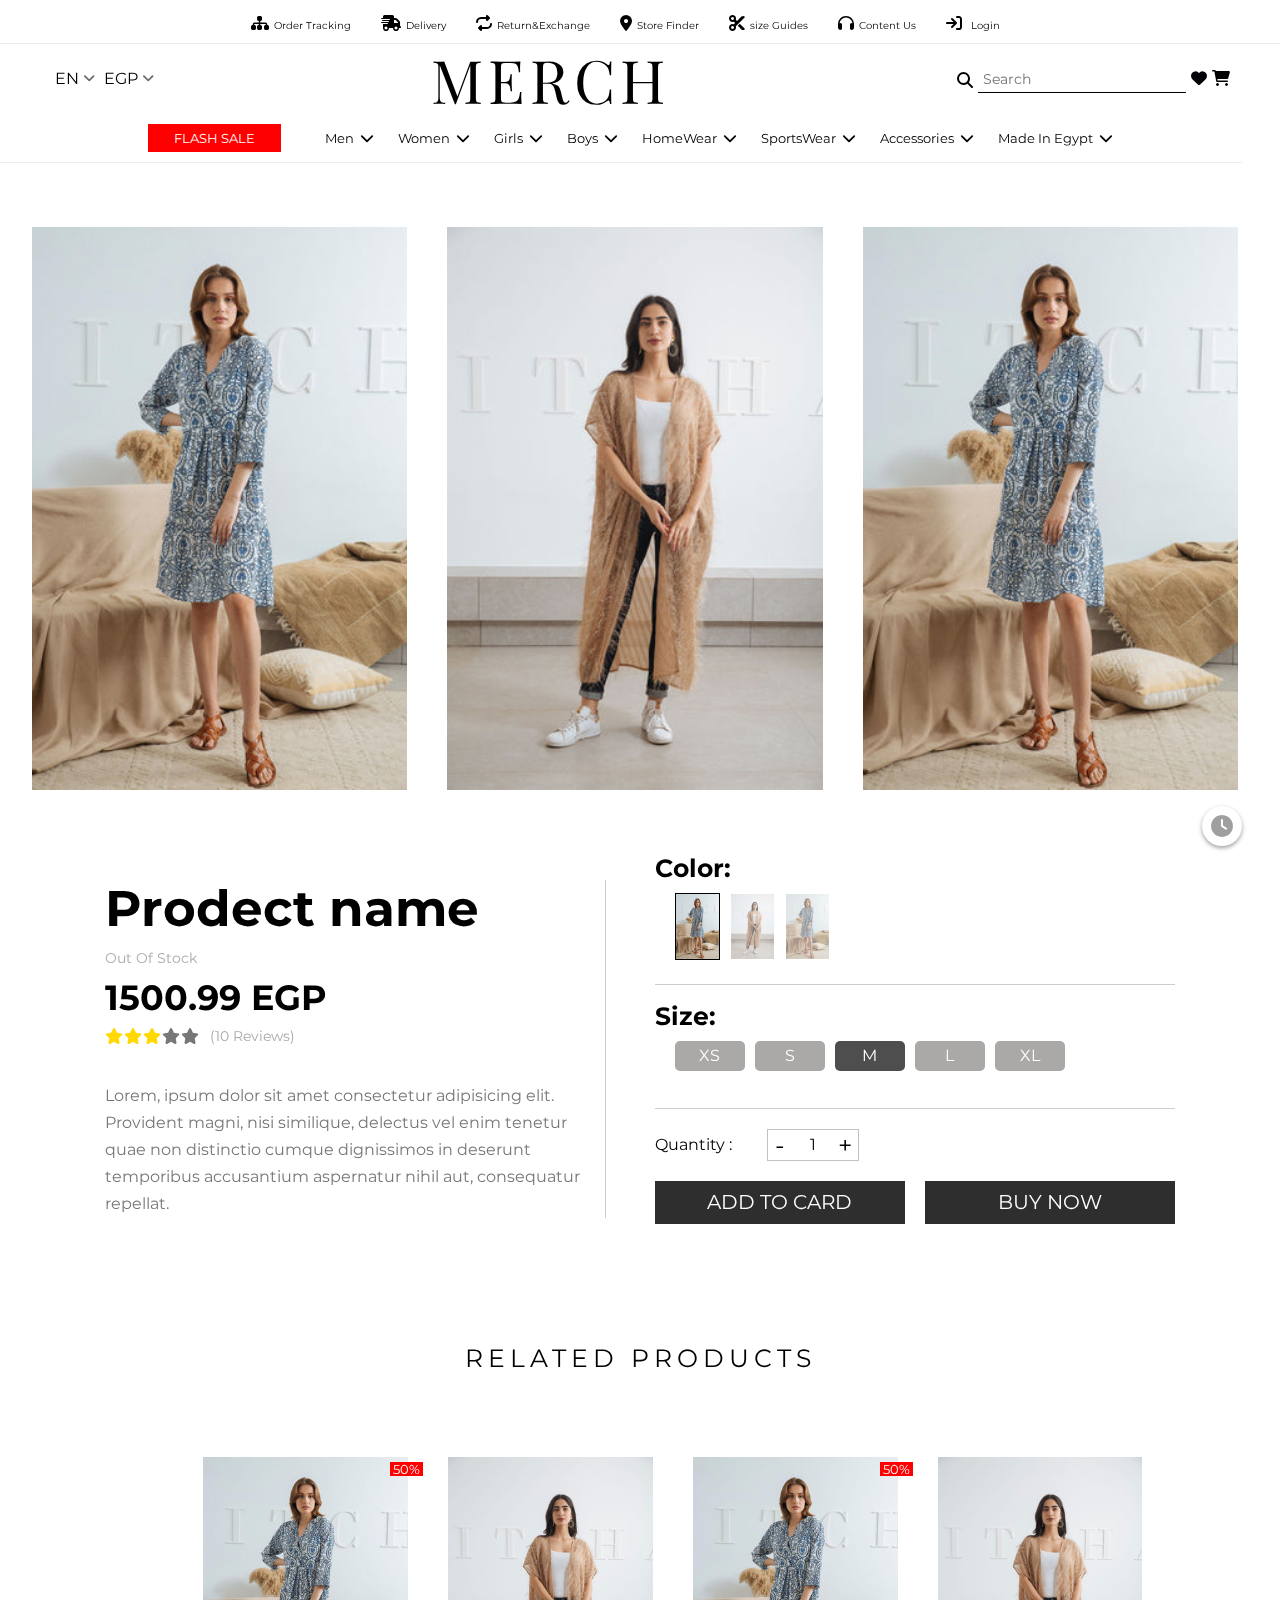
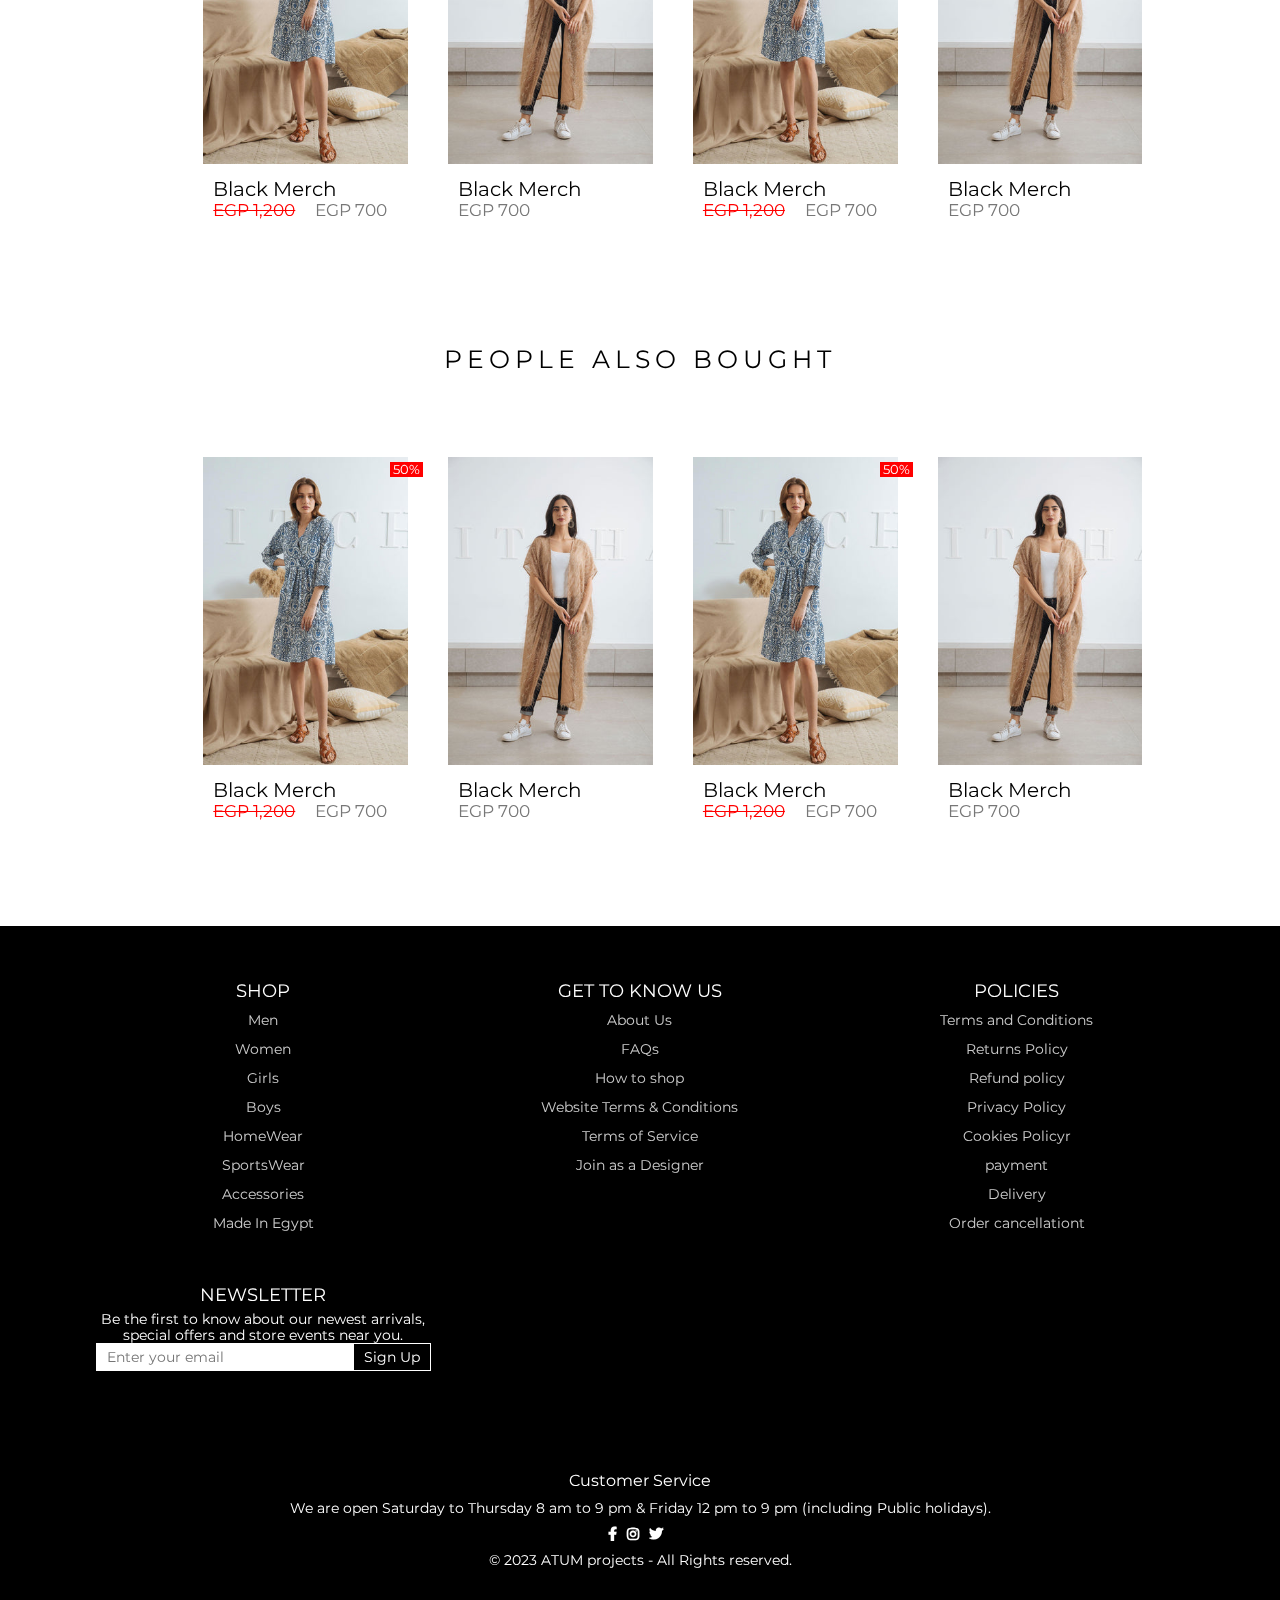
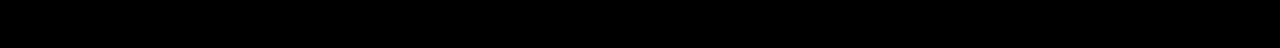
<file: prodect-name.html>
<!DOCTYPE html>
<html>
  <head>
    <meta charset="utf-8" />
    <meta name="viewport" content="width=device-width, initial-scale=1.0" />
    <title>Prodect Name - MERCH</title>
    <link rel="stylesheet" type="text/css" href="css/style.css" />
    <link rel="stylesheet" type="text/css" href="css/all.min.css" />
    <link rel="stylesheet" type="text/css" href="css/normalize.css" />

    <!-- Start google font -->
    <link rel="preconnect" href="https://fonts.googleapis.com" />
    <link rel="preconnect" href="https://fonts.gstatic.com" crossorigin />
    <link
      href="https://fonts.googleapis.com/css2?family=Playfair+Display&display=swap"
      rel="stylesheet"
    />
    <link rel="preconnect" href="https://fonts.googleapis.com" />
    <link rel="preconnect" href="https://fonts.gstatic.com" crossorigin />
    <link
      href="https://fonts.googleapis.com/css2?family=Montserrat&display=swap"
      rel="stylesheet"
    />
  </head>

  <body>
    <span class="btn-bottom top"><i class="fa-regular fa-chevron-up"></i></span>
    <a hrer="#" class="btn-bottom res"><i class="fa-regular fa-clock"></i></a>
    <div class="loading">
      <span class="spinner"></span>
      <span class="spinner two"></span>
      <span class="spinner three"></span>
      <span>Loading...</span>
    </div>
    <!-- Start Header -->
    <section class="header">
      <nav class="fixed-nav" id="home">
        <ul>
          <li>
            <i class="fa-solid fa-sitemap"></i><a href="#">Order Tracking</a>
          </li>
          <li>
            <i class="fa-solid fa-truck-fast"></i><a href="#">Delivery</a>
          </li>
          <li>
            <i class="fa-solid fa-repeat"></i><a href="#">Return&Exchange</a>
          </li>
          <li>
            <i class="fa-solid fa-location-dot"></i><a href="#">Store Finder</a>
          </li>
          <li>
            <i class="fa-solid fa-scissors"></i><a href="#">size Guides</a>
          </li>
          <li>
            <i class="fa-solid fa-headphones"></i><a href="#">Content Us</a>
          </li>
          <li>
            <i class="fa-solid fa-arrow-right-to-bracket"></i>
            <a href="#" class="btn login">Login</a>
            <div class="sign-form">
              <div class="form">
                <div class="logo">MERCH</div>
                <div class="holder">
                  <label for="email">Username or Email</label>
                  <input type="text" name="email" required />
                  <label for="pass">Password</label>
                  <input type="password" name="pass" required />
                  <div class="more-action">
                    <div class="rem">
                      <input type="checkbox" name="remember" id="" />
                      Remember Me
                    </div>
                    <span class="forget">
                      <a href="#">Forget Your Password?</a>
                    </span>
                  </div>
                  <input
                    type="submit"
                    name="sign"
                    class="btn"
                    value="Sing IN"
                  />
                  <div class="not">
                    <span>Not a member?</span>
                    <a href="">Create an account</a>
                  </div>
                </div>
                <span class="close"
                  ><i class="fa-regular fa-circle-xmark"></i
                ></span>
              </div>
            </div>
          </li>
        </ul>
      </nav>
      <div class="main-det">
        <div class="lang">
          <p>EN</p>
          <div>
            <span
              ><img
                data-srcset="//cdn.shopify.com/s/files/1/0506/5736/2089/t/41/assets/i-currency-1_23x.png?v=5198771089629174791655842424"
                alt=""
                class="lazyautosizes ls-is-cached lazyloaded"
                data-widths="[180, 360, 540, 720, 900, 1080, 1296, 1512, 1728, 2048]"
                data-sizes="auto"
                data-img=""
                sizes="73px"
                srcset="
                  //cdn.shopify.com/s/files/1/0506/5736/2089/t/41/assets/i-currency-1_23x.png?v=5198771089629174791655842424
                "
            /></span>
            <p>EGP</p>
          </div>
        </div>
        <div class="mob-menu-btn">
          <i class="fa-solid fa-bars"></i>
        </div>
        <a href="index.html" class="logo">MERCH</a>
        <div class="other">
          <i class="fa-regular fa-magnifying-glass"></i>
          <input type="search" placeholder="Search" />
          <span class="wish-btn">
            <i class="fa-regular fa-heart" style="color: #020306"></i
          ></span>
          <span class="cart-btn">
            <i class="fa-regular fa-cart-shopping"></i>
          </span>
        </div>
      </div>
      <nav class="main-nav">
        <ul>
          <li><a class="fl-sale">Flash Sale</a></li>
          <li>
            <a href="#">Men</a>
            <div class="mega-menu">
              <ul class="main-ul">
                <li>
                  <a href="#" class="main-a">SHIRTS</a>
                  <ul class="sec-ul">
                    <li><a href="#">Plain Shirts</a></li>
                    <li><a href="#">Shirt & Tie Sets</a></li>
                    <li><a href="#">Checked Shirts</a></li>
                    <li><a href="#">Striped Shirts</a></li>
                    <li><a href="#">Printed Shirts</a></li>
                    <li><a href="#">Oxford Shirts</a></li>
                  </ul>
                </li>
                <li>
                  <a href="#" class="main-a">TROUSERS</a>
                  <ul class="sec-ul">
                    <li><a href="#">Chinos</a></li>
                    <li><a href="#">Fashion</a></li>
                    <li><a href="#">Twill</a></li>
                    <li><a href="#">Jogging Bottoms</a></li>
                    <li><a href="#">Formal</a></li>
                    <li><a href="#">Cargos</a></li>
                  </ul>
                </li>
                <li>
                  <a href="#" class="main-a">COATS & JACKETS</a>
                  <ul class="sec-ul">
                    <li><a href="#">Blazers</a></li>
                    <li><a href="#">Coats</a></li>
                    <li><a href="#">Gilets</a></li>
                    <li><a href="#">Jackets</a></li>
                  </ul>
                </li>
                <li>
                  <a href="#" class="main-a">UNDERWEAR</a>
                  <ul class="sec-ul">
                    <li><a href="#">Briefs</a></li>
                    <li><a href="#">Boxers</a></li>
                  </ul>
                </li>
              </ul>
            </div>
          </li>
          <li>
            <a href="#">Women</a>
            <div class="mega-menu">
              <ul class="main-ul">
                <li>
                  <a href="#" class="main-a">DRESSES</a>
                  <ul class="sec-ul">
                    <li><a href="#">Bandeau Dress</a></li>
                    <li><a href="#">Bardot Dress</a></li>
                    <li><a href="#">Cami Dress</a></li>
                    <li><a href="#">Pinafore Dress</a></li>
                    <li><a href="#">Shirt Dress</a></li>
                    <li><a href="#">Tea Dress</a></li>
                  </ul>
                </li>
                <li>
                  <a href="#" class="main-a">TROUSERS</a>
                  <ul class="sec-ul">
                    <li><a href="#">Cropped Trousers</a></li>
                    <li><a href="#">Harem Trousers</a></li>
                    <li><a href="#">Linen Trousers</a></li>
                    <li><a href="#">Slim Leg Trousers</a></li>
                    <li><a href="#">Straight Leg Trousers</a></li>
                    <li><a href="#">Wide Leg Trousers</a></li>
                    <li><a href="#">Tapered Trousers</a></li>
                    <li><a href="#">Harem</a></li>
                    <li><a href="#">Linen</a></li>
                  </ul>
                </li>
                <li>
                  <a href="#" class="main-a">BLOUSES</a>
                  <ul class="sec-ul">
                    <li><a href="#">High Neck</a></li>
                    <li><a href="#">Tie Neck & Pussybow</a></li>
                    <li><a href="#">Longline & Tunics</a></li>
                    <li><a href="#">Cold Shoulder</a></li>
                    <li><a href="#">Box Tops</a></li>
                    <li><a href="#">Camis</a></li>
                    <li><a href="#">Shirts</a></li>
                    <li><a href="#">Vests</a></li>
                    <li><a href="#">Swing Dress</a></li>
                  </ul>
                </li>
                <li>
                  <a href="#" class="main-a">BAGS</a>
                  <ul class="sec-ul">
                    <li><a href="#">Handbags</a></li>
                    <li><a href="#">Purses</a></li>
                    <li><a href="#">Backpacks</a></li>
                    <li><a href="#">Beach Bags</a></li>
                    <li><a href="#">Clutches</a></li>
                    <li><a href="#">Cross Body</a></li>
                    <li><a href="#">Totes</a></li>
                  </ul>
                </li>
              </ul>
            </div>
          </li>
          <li>
            <a href="#">Girls</a>
            <div class="mega-menu">
              <ul class="main-ul">
                <li>
                  <a href="#" class="main-a">SHIRTS</a>
                  <ul class="sec-ul">
                    <li><a href="#">Plain Shirts</a></li>
                    <li><a href="#">Shirt & Tie Sets</a></li>
                    <li><a href="#">Checked Shirts</a></li>
                    <li><a href="#">Striped Shirts</a></li>
                    <li><a href="#">Printed Shirts</a></li>
                    <li><a href="#">Oxford Shirts</a></li>
                  </ul>
                </li>
                <li>
                  <a href="#" class="main-a">TROUSERS</a>
                  <ul class="sec-ul">
                    <li><a href="#">Chinos</a></li>
                    <li><a href="#">Fashion</a></li>
                    <li><a href="#">Twill</a></li>
                    <li><a href="#">Jogging Bottoms</a></li>
                    <li><a href="#">Formal</a></li>
                    <li><a href="#">Cargos</a></li>
                  </ul>
                </li>
                <li>
                  <a href="#" class="main-a">COATS & JACKETS</a>
                  <ul class="sec-ul">
                    <li><a href="#">Blazers</a></li>
                    <li><a href="#">Coats</a></li>
                    <li><a href="#">Gilets</a></li>
                    <li><a href="#">Jackets</a></li>
                  </ul>
                </li>
                <li>
                  <a href="#" class="main-a">UNDERWEAR</a>
                  <ul class="sec-ul">
                    <li><a href="#">Briefs</a></li>
                    <li><a href="#">Boxers</a></li>
                  </ul>
                </li>
              </ul>
            </div>
          </li>
          <li>
            <a href="#">Boys</a>
            <div class="mega-menu">
              <ul class="main-ul">
                <li>
                  <a href="#" class="main-a">SHIRTS</a>
                  <ul class="sec-ul">
                    <li><a href="#">Plain Shirts</a></li>
                    <li><a href="#">Shirt & Tie Sets</a></li>
                    <li><a href="#">Checked Shirts</a></li>
                    <li><a href="#">Striped Shirts</a></li>
                    <li><a href="#">Printed Shirts</a></li>
                    <li><a href="#">Oxford Shirts</a></li>
                  </ul>
                </li>
                <li>
                  <a href="#" class="main-a">TROUSERS</a>
                  <ul class="sec-ul">
                    <li><a href="#">Chinos</a></li>
                    <li><a href="#">Fashion</a></li>
                    <li><a href="#">Twill</a></li>
                    <li><a href="#">Jogging Bottoms</a></li>
                    <li><a href="#">Formal</a></li>
                    <li><a href="#">Cargos</a></li>
                  </ul>
                </li>
                <li>
                  <a href="#" class="main-a">COATS & JACKETS</a>
                  <ul class="sec-ul">
                    <li><a href="#">Blazers</a></li>
                    <li><a href="#">Coats</a></li>
                    <li><a href="#">Gilets</a></li>
                    <li><a href="#">Jackets</a></li>
                  </ul>
                </li>
                <li>
                  <a href="#" class="main-a">UNDERWEAR</a>
                  <ul class="sec-ul">
                    <li><a href="#">Briefs</a></li>
                    <li><a href="#">Boxers</a></li>
                  </ul>
                </li>
              </ul>
            </div>
          </li>
          <li>
            <a href="#">HomeWear</a>
            <div class="mega-menu">
              <ul class="main-ul">
                <li>
                  <ul class="sec-ul">
                    <li><a href="#">MEN</a></li>
                    <li><a href="#">WOMEN</a></li>
                    <li><a href="#">GIRLS</a></li>
                    <li><a href="#">BOYS</a></li>
                  </ul>
                </li>
              </ul>
            </div>
          </li>
          <li>
            <a href="#">SportsWear</a>
            <div class="mega-menu">
              <ul class="main-ul">
                <li>
                  <ul class="sec-ul">
                    <li><a href="#">MEN</a></li>
                    <li><a href="#">WOMEN</a></li>
                    <li><a href="#">GIRLS</a></li>
                    <li><a href="#">BOYS</a></li>
                  </ul>
                </li>
              </ul>
            </div>
          </li>
          <li>
            <a href="#">Accessories</a>
            <div class="mega-menu">
              <ul class="main-ul">
                <li>
                  <ul class="sec-ul">
                    <li><a href="#">MEN</a></li>
                    <li><a href="#">WOMEN</a></li>
                    <li><a href="#">GIRLS</a></li>
                    <li><a href="#">BOYS</a></li>
                  </ul>
                </li>
              </ul>
            </div>
          </li>
          <li>
            <a href="#">Made In Egypt</a>
            <div class="mega-menu">
              <ul class="main-ul">
                <li>
                  <ul class="sec-ul">
                    <li><a href="#">MEN</a></li>
                    <li><a href="#">WOMEN</a></li>
                    <li><a href="#">GIRLS</a></li>
                    <li><a href="#">BOYS</a></li>
                  </ul>
                </li>
              </ul>
            </div>
          </li>
        </ul>
      </nav>
      <nav class="mobile-nav">
        <span class="close">
          <i class="fa-solid fa-chevron-left"></i>
        </span>
        <ul class="links-menu">
          <li class="mob-title"><i class="fa-solid fa-bars"></i> NAVIGATION</li>
          <li class="main-link">
            <a href="#">Men </a>

            <ul class="sub-menu">
              <li>
                <a href="#" class="main-a">SHIRTS</a>
                <ul class="sec-ul">
                  <li><a href="#">Plain Shirts</a></li>
                  <li><a href="#">Shirt & Tie Sets</a></li>
                  <li><a href="#">Checked Shirts</a></li>
                  <li><a href="#">Striped Shirts</a></li>
                  <li><a href="#">Printed Shirts</a></li>
                  <li><a href="#">Oxford Shirts</a></li>
                </ul>
              </li>
              <li>
                <a href="#" class="main-a">TROUSERS</a>
                <ul class="sec-ul">
                  <li><a href="#">Chinos</a></li>
                  <li><a href="#">Fashion</a></li>
                  <li><a href="#">Twill</a></li>
                  <li><a href="#">Jogging Bottoms</a></li>
                  <li><a href="#">Formal</a></li>
                  <li><a href="#">Cargos</a></li>
                </ul>
              </li>
              <li>
                <a href="#" class="main-a">COATS & JACKETS</a>
                <ul class="sec-ul">
                  <li><a href="#">Blazers</a></li>
                  <li><a href="#">Coats</a></li>
                  <li><a href="#">Gilets</a></li>
                  <li><a href="#">Jackets</a></li>
                </ul>
              </li>
              <li>
                <a href="#" class="main-a">UNDERWEAR</a>
                <ul class="sec-ul">
                  <li><a href="#">Briefs</a></li>
                  <li><a href="#">Boxers</a></li>
                </ul>
              </li>
            </ul>
          </li>
          <li class="main-link">
            <a href="#">Women</a>
            <ul class="sub-menu">
              <li>
                <a href="#" class="main-a">DRESSES</a>
                <ul class="sec-ul">
                  <li><a href="#">Bandeau Dress</a></li>
                  <li><a href="#">Bardot Dress</a></li>
                  <li><a href="#">Cami Dress</a></li>
                  <li><a href="#">Pinafore Dress</a></li>
                  <li><a href="#">Shirt Dress</a></li>
                  <li><a href="#">Tea Dress</a></li>
                </ul>
              </li>
              <li>
                <a href="#" class="main-a">TROUSERS</a>
                <ul class="sec-ul">
                  <li><a href="#">Cropped Trousers</a></li>
                  <li><a href="#">Harem Trousers</a></li>
                  <li><a href="#">Linen Trousers</a></li>
                  <li><a href="#">Slim Leg Trousers</a></li>
                  <li><a href="#">Straight Leg Trousers</a></li>
                  <li><a href="#">Wide Leg Trousers</a></li>
                  <li><a href="#">Tapered Trousers</a></li>
                  <li><a href="#">Harem</a></li>
                  <li><a href="#">Linen</a></li>
                </ul>
              </li>
              <li>
                <a href="#" class="main-a">BLOUSES</a>
                <ul class="sec-ul">
                  <li><a href="#">High Neck</a></li>
                  <li><a href="#">Tie Neck & Pussybow</a></li>
                  <li><a href="#">Longline & Tunics</a></li>
                  <li><a href="#">Cold Shoulder</a></li>
                  <li><a href="#">Box Tops</a></li>
                  <li><a href="#">Camis</a></li>
                  <li><a href="#">Shirts</a></li>
                  <li><a href="#">Vests</a></li>
                  <li><a href="#">Swing Dress</a></li>
                </ul>
              </li>
              <li>
                <a href="#" class="main-a">BAGS</a>
                <ul class="sec-ul">
                  <li><a href="#">Handbags</a></li>
                  <li><a href="#">Purses</a></li>
                  <li><a href="#">Backpacks</a></li>
                  <li><a href="#">Beach Bags</a></li>
                  <li><a href="#">Clutches</a></li>
                  <li><a href="#">Cross Body</a></li>
                  <li><a href="#">Totes</a></li>
                </ul>
              </li>
            </ul>
          </li>
          <li class="main-link">
            <a href="#">Girls</a>
            <ul class="sub-menu">
              <li>
                <a href="#" class="main-a">SHIRTS</a>
                <ul class="sec-ul">
                  <li><a href="#">Plain Shirts</a></li>
                  <li><a href="#">Shirt & Tie Sets</a></li>
                  <li><a href="#">Checked Shirts</a></li>
                  <li><a href="#">Striped Shirts</a></li>
                  <li><a href="#">Printed Shirts</a></li>
                  <li><a href="#">Oxford Shirts</a></li>
                </ul>
              </li>
              <li>
                <a href="#" class="main-a">TROUSERS</a>
                <ul class="sec-ul">
                  <li><a href="#">Chinos</a></li>
                  <li><a href="#">Fashion</a></li>
                  <li><a href="#">Twill</a></li>
                  <li><a href="#">Jogging Bottoms</a></li>
                  <li><a href="#">Formal</a></li>
                  <li><a href="#">Cargos</a></li>
                </ul>
              </li>
              <li>
                <a href="#" class="main-a">COATS & JACKETS</a>
                <ul class="sec-ul">
                  <li><a href="#">Blazers</a></li>
                  <li><a href="#">Coats</a></li>
                  <li><a href="#">Gilets</a></li>
                  <li><a href="#">Jackets</a></li>
                </ul>
              </li>
              <li>
                <a href="#" class="main-a">UNDERWEAR</a>
                <ul class="sec-ul">
                  <li><a href="#">Briefs</a></li>
                  <li><a href="#">Boxers</a></li>
                </ul>
              </li>
            </ul>
          </li>
          <li class="main-link">
            <a href="#">Boys</a>
            <ul class="sub-menu">
              <li>
                <a href="#" class="main-a">SHIRTS</a>
                <ul class="sec-ul">
                  <li><a href="#">Plain Shirts</a></li>
                  <li><a href="#">Shirt & Tie Sets</a></li>
                  <li><a href="#">Checked Shirts</a></li>
                  <li><a href="#">Striped Shirts</a></li>
                  <li><a href="#">Printed Shirts</a></li>
                  <li><a href="#">Oxford Shirts</a></li>
                </ul>
              </li>
              <li>
                <a href="#" class="main-a">TROUSERS</a>
                <ul class="sec-ul">
                  <li><a href="#">Chinos</a></li>
                  <li><a href="#">Fashion</a></li>
                  <li><a href="#">Twill</a></li>
                  <li><a href="#">Jogging Bottoms</a></li>
                  <li><a href="#">Formal</a></li>
                  <li><a href="#">Cargos</a></li>
                </ul>
              </li>
              <li>
                <a href="#" class="main-a">COATS & JACKETS</a>
                <ul class="sec-ul">
                  <li><a href="#">Blazers</a></li>
                  <li><a href="#">Coats</a></li>
                  <li><a href="#">Gilets</a></li>
                  <li><a href="#">Jackets</a></li>
                </ul>
              </li>
              <li>
                <a href="#" class="main-a">UNDERWEAR</a>
                <ul class="sec-ul">
                  <li><a href="#">Briefs</a></li>
                  <li><a href="#">Boxers</a></li>
                </ul>
              </li>
            </ul>
          </li>
          <li class="main-link">
            <a href="#">HomeWear</a>
            <ul class="sub-menu">
              <li><a href="#">MEN</a></li>
              <li><a href="#">WOMEN</a></li>
              <li><a href="#">GIRLS</a></li>
              <li><a href="#">BOYS</a></li>
            </ul>
          </li>
          <li class="main-link">
            <a href="#">SportsWear</a>
            <ul class="sub-menu">
              <li><a href="#">MEN</a></li>
              <li><a href="#">WOMEN</a></li>
              <li><a href="#">GIRLS</a></li>
              <li><a href="#">BOYS</a></li>
            </ul>
          </li>
          <li class="main-link">
            <a href="#">Accessories </a>
            <ul class="sub-menu">
              <li><a href="#">MEN</a></li>
              <li><a href="#">WOMEN</a></li>
              <li><a href="#">GIRLS</a></li>
              <li><a href="#">BOYS</a></li>
            </ul>
          </li>
          <li class="main-link">
            <a href="#">Made In Egypt</a>
            <ul class="sub-menu">
              <li><a href="#">MEN</a></li>
              <li><a href="#">WOMEN</a></li>
              <li><a href="#">GIRLS</a></li>
              <li><a href="#">BOYS</a></li>
            </ul>
          </li>
        </ul>
        <ul>
          <li><a class="fl-sale">Flash Sale</a></li>
          <li>
            <a href="#"> <i class="fa-solid fa-sitemap"></i> Order Tracking</a>
          </li>
          <li>
            <a href="#"> <i class="fa-solid fa-truck-fast"></i> Delivery</a>
          </li>
          <li>
            <a href="#"><i class="fa-solid fa-repeat"></i> Return&Exchange</a>
          </li>
          <li>
            <a href="#">
              <i class="fa-solid fa-location-dot"></i> Store Finder</a
            >
          </li>
          <li>
            <a href="#"> <i class="fa-solid fa-scissors"></i> size Guides</a>
          </li>
          <li>
            <a href="#"> <i class="fa-solid fa-headphones"></i> Content Us</a>
          </li>
          <li>
            <a href="#" class="btn login">
              <i class="fa-solid fa-arrow-right-to-bracket"></i> Login</a
            >
            <div class="sign-form">
              <div class="form">
                <div class="logo">MERCH</div>
                <div class="holder">
                  <label for="email">Username or Email</label>
                  <input type="text" name="email" required />
                  <label for="pass">Password</label>
                  <input type="password" name="pass" required />
                  <div class="more-action">
                    <div class="rem">
                      <input type="checkbox" name="remember" id="" />
                      Remember Me
                    </div>
                    <span class="forget">
                      <a href="#">Forget Your Password?</a>
                    </span>
                  </div>
                  <input
                    type="submit"
                    name="sign"
                    class="btn"
                    value="Sing IN"
                  />
                  <div class="not">
                    <span>Not a member?</span>
                    <a href="">Create an account</a>
                  </div>
                </div>
                <span class="close"
                  ><i class="fa-regular fa-circle-xmark"></i
                ></span>
              </div>
            </div>
          </li>
          <li class="lang">
            <p>EN</p>
            <div>
              <span
                ><img
                  data-srcset="//cdn.shopify.com/s/files/1/0506/5736/2089/t/41/assets/i-currency-1_23x.png?v=5198771089629174791655842424"
                  alt=""
                  class="lazyautosizes ls-is-cached lazyloaded"
                  data-widths="[180, 360, 540, 720, 900, 1080, 1296, 1512, 1728, 2048]"
                  data-sizes="auto"
                  data-img=""
                  sizes="73px"
                  srcset="
                    //cdn.shopify.com/s/files/1/0506/5736/2089/t/41/assets/i-currency-1_23x.png?v=5198771089629174791655842424
                  "
              /></span>
              <p>EGP</p>
            </div>
          </li>
        </ul>
      </nav>
      <div class="overlay"></div>
    </section>
    <!-- End Header -->

    <!-- Start Prodect Details -->
    <section class="prodect-details">
      <div class="prodect-images">
        <span class="row right"><i class="fa-solid fa-chevron-right"></i></span>
        <div class="swiper main">
          <img src="image/img.jpg" alt="" />
          <img src="image/img1.jpg" alt="" />
          <img src="image/img.jpg" alt="" />
          <img src="image/img1.jpg" alt="" />
        </div>
        <span class="row left"><i class="fa-solid fa-chevron-left"></i></span>
      </div>
      <div class="container">
        <div class="info">
          <h3 class="pro-title">Prodect name</h3>
          <span class="stock">Out Of Stock</span>
          <span class="price"> 1500.99 EGP</span>
          <ul class="rating">
            <li><i class="fa-solid fa-star"></i></li>
            <li><i class="fa-solid fa-star"></i></li>
            <li><i class="fa-solid fa-star"></i></li>
            <li class="empty"><i class="fa-solid fa-star"></i></li>
            <li class="empty"><i class="fa-solid fa-star"></i></li>
            <li class="reviews">(10 Reviews)</li>
          </ul>
          <p class="about">
            Lorem, ipsum dolor sit amet consectetur adipisicing elit. Provident
            magni, nisi similique, delectus vel enim tenetur quae non distinctio
            cumque dignissimos in deserunt temporibus accusantium aspernatur
            nihil aut, consequatur repellat.
          </p>
        </div>
        <div class="details">
          <div class="color">
            <h3 class="sub-title">Color:</h3>
            <ul class="color-content">
              <li><img src="image/img.jpg" alt="" class="active" /></li>
              <li><img src="image/img1.jpg" alt="" /></li>
              <li><img src="image/img.jpg" alt="" /></li>
            </ul>
          </div>
          <div class="size">
            <h3 class="sub-title">Size:</h3>
            <ul class="size-content">
              <li>XS</li>
              <li>S</li>
              <li class="active">M</li>
              <li>L</li>
              <li>XL</li>
            </ul>
          </div>
          <div class="qun">
            <span>Quantity :</span>
            <div class="qun-input">
              <span class="down">-</span>
              <input type="text" name="" id="" value="1" />
              <span class="up">+</span>
            </div>
          </div>
          <div class="action">
            <span class="btn">ADD TO CARD</span>
            <span class="btn buy">BUY NOW</span>
          </div>
        </div>
      </div>
    </section>
    <!-- End Prodect Details -->

    <!-- Star Related Prodect -->
    <section class="related swiper-sec">
      <div class="container">
        <h2 class="main-title">Related Products</h2>
        <span class="row right"><i class="fa-solid fa-chevron-right"></i></span>
        <div class="swiper">
          <div class="box dis-box">
            <div class="layer">
              <div class="layer-btn">
                <a href="#" class="heart"> <i class="fa-solid fa-heart"></i></a>
                <a href="#" class="quick"><i class="fa-regular fa-eye"></i></a>
              </div>
              <a href="#">Add To Card</a>
            </div>
            <div class="image">
              <img src="image/img.jpg" />
            </div>
            <div class="info">
              <h3><a href="prodect-name.html">Black Merch</a></h3>
              <div class="price">
                <p class="dis">EGP 1,200</p>
                <p>EGP 700</p>
              </div>
            </div>
          </div>
          <div class="box">
            <div class="layer">
              <div class="layer-btn">
                <a href="#" class="heart"> <i class="fa-solid fa-heart"></i></a>
                <a href="#" class="quick"><i class="fa-regular fa-eye"></i></a>
              </div>
              <a href="#">Add To Card</a>
            </div>
            <div class="image">
              <img src="image/img1.jpg" />
            </div>
            <div class="info">
              <h3><a href="prodect-name.html">Black Merch</a></h3>
              <p>EGP 700</p>
            </div>
          </div>
          <div class="box dis-box">
            <div class="layer">
              <div class="layer-btn">
                <a href="#" class="heart"> <i class="fa-solid fa-heart"></i></a>
                <a href="#" class="quick"><i class="fa-regular fa-eye"></i></a>
              </div>
              <a href="#">Add To Card</a>
            </div>
            <div class="image">
              <img src="image/img.jpg" />
            </div>
            <div class="info">
              <h3><a href="prodect-name.html">Black Merch</a></h3>
              <div class="price">
                <p class="dis">EGP 1,200</p>
                <p>EGP 700</p>
              </div>
            </div>
          </div>
          <div class="box">
            <div class="layer">
              <div class="layer-btn">
                <a href="#" class="heart"> <i class="fa-solid fa-heart"></i></a>
                <a href="#" class="quick"><i class="fa-regular fa-eye"></i></a>
              </div>
              <a href="#">Add To Card</a>
            </div>
            <div class="image">
              <img src="image/img1.jpg" />
            </div>
            <div class="info">
              <h3><a href="prodect-name.html">Black Merch</a></h3>
              <p>EGP 700</p>
            </div>
          </div>
          <div class="box dis-box">
            <div class="layer">
              <div class="layer-btn">
                <a href="#" class="heart"> <i class="fa-solid fa-heart"></i></a>
                <a href="#" class="quick"><i class="fa-regular fa-eye"></i></a>
              </div>
              <a href="#">Add To Card</a>
            </div>
            <div class="image">
              <img src="image/img.jpg" />
            </div>
            <div class="info">
              <h3><a href="prodect-name.html">Black Merch</a></h3>
              <div class="price">
                <p class="dis">EGP 1,200</p>
                <p>EGP 700</p>
              </div>
            </div>
          </div>
          <div class="box">
            <div class="layer">
              <div class="layer-btn">
                <a href="#" class="heart"> <i class="fa-solid fa-heart"></i></a>
                <a href="#" class="quick"><i class="fa-regular fa-eye"></i></a>
              </div>
              <a href="#">Add To Card</a>
            </div>
            <div class="image">
              <img src="image/img1.jpg" />
            </div>
            <div class="info">
              <h3><a href="prodect-name.html">Black Merch</a></h3>
              <p>EGP 700</p>
            </div>
          </div>
        </div>
        <span class="row left"><i class="fa-solid fa-chevron-left"></i></span>
      </div>
    </section>
    <!-- End Related Prodect -->

    <!-- Star also bought Prodect -->
    <section class="bought swiper-sec">
      <div class="container">
        <h2 class="main-title">People Also Bought</h2>
        <span class="row right"><i class="fa-solid fa-chevron-right"></i></span>
        <div class="swiper">
          <div class="box dis-box">
            <div class="layer">
              <div class="layer-btn">
                <a href="#" class="heart"> <i class="fa-solid fa-heart"></i></a>
                <a href="#" class="quick"><i class="fa-regular fa-eye"></i></a>
              </div>
              <a href="#">Add To Card</a>
            </div>
            <div class="image">
              <img src="image/img.jpg" />
            </div>
            <div class="info">
              <h3><a href="prodect-name.html">Black Merch</a></h3>
              <div class="price">
                <p class="dis">EGP 1,200</p>
                <p>EGP 700</p>
              </div>
            </div>
          </div>
          <div class="box">
            <div class="layer">
              <div class="layer-btn">
                <a href="#" class="heart"> <i class="fa-solid fa-heart"></i></a>
                <a href="#" class="quick"><i class="fa-regular fa-eye"></i></a>
              </div>
              <a href="#">Add To Card</a>
            </div>
            <div class="image">
              <img src="image/img1.jpg" />
            </div>
            <div class="info">
              <h3><a href="prodect-name.html">Black Merch</a></h3>
              <p>EGP 700</p>
            </div>
          </div>
          <div class="box dis-box">
            <div class="layer">
              <div class="layer-btn">
                <a href="#" class="heart"> <i class="fa-solid fa-heart"></i></a>
                <a href="#" class="quick"><i class="fa-regular fa-eye"></i></a>
              </div>
              <a href="#">Add To Card</a>
            </div>
            <div class="image">
              <img src="image/img.jpg" />
            </div>
            <div class="info">
              <h3><a href="prodect-name.html">Black Merch</a></h3>
              <div class="price">
                <p class="dis">EGP 1,200</p>
                <p>EGP 700</p>
              </div>
            </div>
          </div>
          <div class="box">
            <div class="layer">
              <div class="layer-btn">
                <a href="#" class="heart"> <i class="fa-solid fa-heart"></i></a>
                <a href="#" class="quick"><i class="fa-regular fa-eye"></i></a>
              </div>
              <a href="#">Add To Card</a>
            </div>
            <div class="image">
              <img src="image/img1.jpg" />
            </div>
            <div class="info">
              <h3><a href="prodect-name.html">Black Merch</a></h3>
              <p>EGP 700</p>
            </div>
          </div>
          <div class="box dis-box">
            <div class="layer">
              <div class="layer-btn">
                <a href="#" class="heart"> <i class="fa-solid fa-heart"></i></a>
                <a href="#" class="quick"><i class="fa-regular fa-eye"></i></a>
              </div>
              <a href="#">Add To Card</a>
            </div>
            <div class="image">
              <img src="image/img.jpg" />
            </div>
            <div class="info">
              <h3><a href="prodect-name.html">Black Merch</a></h3>
              <div class="price">
                <p class="dis">EGP 1,200</p>
                <p>EGP 700</p>
              </div>
            </div>
          </div>
          <div class="box">
            <div class="layer">
              <div class="layer-btn">
                <a href="#" class="heart"> <i class="fa-solid fa-heart"></i></a>
                <a href="#" class="quick"><i class="fa-regular fa-eye"></i></a>
              </div>
              <a href="#">Add To Card</a>
            </div>
            <div class="image">
              <img src="image/img1.jpg" />
            </div>
            <div class="info">
              <h3><a href="prodect-name.html">Black Merch</a></h3>
              <p>EGP 700</p>
            </div>
          </div>
        </div>
        <span class="row left"><i class="fa-solid fa-chevron-left"></i></span>
      </div>
    </section>
    <!-- End also bought Prodect -->

    <div class="quick-view">
      <div class="content">
        <div class="images">
          <img src="image/img.jpg" alt="" class="main-img" />
          <ul class="sub-img">
            <img src="image/img1.jpg" alt="" />
            <img src="image/img.jpg" alt="" />
            <img src="image/img1.jpg" alt="" />
            <img src="image/img.jpg" alt="" />
          </ul>
          <span class="sub-rows right"
            ><i class="fa-solid fa-chevron-right"></i
          ></span>
          <span class="sub-rows left"
            ><i class="fa-solid fa-chevron-left"></i
          ></span>
        </div>
        <div class="details">
          <div class="info">
            <h3 class="pro-title">Prodect name</h3>
            <span class="stock">Out Of Stock</span>
            <span class="price">EGP 1500.99</span>
            <ul class="rating">
              <li><i class="fa-solid fa-star"></i></li>
              <li><i class="fa-solid fa-star"></i></li>
              <li><i class="fa-solid fa-star"></i></li>
              <li class="empty"><i class="fa-solid fa-star"></i></li>
              <li class="empty"><i class="fa-solid fa-star"></i></li>
              <li class="reviews">(10 Reviews)</li>
            </ul>
          </div>
          <div class="color">
            <h3 class="sub-title">Color:</h3>
            <ul class="color-content">
              <li></li>
              <li></li>
              <li></li>
              <li></li>
            </ul>
          </div>
          <div class="size">
            <h3 class="sub-title">Size:</h3>
            <ul class="size-content">
              <li>XS</li>
              <li>S</li>
              <li class="active">M</li>
              <li>L</li>
              <li>XL</li>
            </ul>
          </div>
          <div class="action">
            <div class="qun">
              <span>Quantity :</span>
              <div class="qun-input">
                <span class="down">-</span>
                <input type="text" name="" id="" value="1" />
                <span class="up">+</span>
              </div>
            </div>
            <span class="btn">ADD TO CARD</span>
          </div>
        </div>
        <span class="close"><i class="fa-regular fa-circle-xmark"></i></span>
      </div>
    </div>
    <div class="mob-quick-view right-menu">
      <span class="close">
        <i class="fa-solid fa-chevron-right"></i>
      </span>
      <div class="content">
        <div class="images">
          <img src="image/img.jpg" alt="" class="main-img" />
          <span class="sub-rows right"
            ><i class="fa-solid fa-chevron-right"></i
          ></span>
          <span class="sub-rows left"
            ><i class="fa-solid fa-chevron-left"></i
          ></span>
        </div>
        <div class="details">
          <div class="info">
            <h3 class="pro-title">Prodect name</h3>
            <span class="stock">Out Of Stock</span>
            <span class="price">EGP 1500.99</span>
            <ul class="rating">
              <li><i class="fa-solid fa-star"></i></li>
              <li><i class="fa-solid fa-star"></i></li>
              <li><i class="fa-solid fa-star"></i></li>
              <li class="empty"><i class="fa-solid fa-star"></i></li>
              <li class="empty"><i class="fa-solid fa-star"></i></li>
              <li class="reviews">(10 Reviews)</li>
            </ul>
          </div>
          <div class="color">
            <h3 class="sub-title">Color:</h3>
            <ul class="color-content">
              <li></li>
              <li></li>
              <li></li>
              <li></li>
            </ul>
          </div>
          <div class="size">
            <h3 class="sub-title">Size:</h3>
            <ul class="size-content">
              <li>XS</li>
              <li>S</li>
              <li class="active">M</li>
              <li>L</li>
              <li>XL</li>
            </ul>
          </div>
          <div class="action">
            <div class="qun">
              <span>Quantity :</span>
              <div class="qun-input">
                <span class="down">-</span>
                <input type="text" name="" id="" value="1" />
                <span class="up">+</span>
              </div>
            </div>
            <span class="btn">ADD TO CARD</span>
          </div>
        </div>
      </div>
    </div>
    <div class="recently-view right-menu">
      <span class="close">
        <i class="fa-solid fa-chevron-right"></i>
      </span>
      <h2 class="main-title">Recently Viewed</h2>
      <div class="pro-empty">
        <span class="icon"><i class="fa-regular fa-eye"></i></span>
        <h3>No products were viewed.</h3>
        <span class="btn close return">RETURN TO SHOP</span>
      </div>
      <div class="pro-container"></div>
    </div>
    <div class="wishlist right-menu">
      <span class="close">
        <i class="fa-solid fa-chevron-right"></i>
      </span>
      <h2 class="main-title">Wishlist</h2>
      <div class="pro-empty">
        <span class="icon"><i class="fa-regular fa-heart"></i></span>
        <h3>No products in the Wishlist.</h3>
        <span class="btn close return">RETURN TO SHOP</span>
      </div>
      <div class="pro-container"></div>
    </div>
    <div class="cart right-menu">
      <span class="close">
        <i class="fa-solid fa-chevron-right"></i>
      </span>
      <h2 class="main-title">My Cart</h2>
      <div class="pro-empty">
        <span class="icon"><i class="fa-solid fa-cart-shopping"></i></span>
        <h3>No products in the cart.</h3>
        <span class="btn close return">RETURN TO SHOP</span>
      </div>
      <div class="pro-container"></div>
    </div>

    <div class="footer">
      <div class="container">
        <div class="parent">
          <div class="box">
            <h3>Shop</h3>
            <ul>
              <li><a href="#">Men</a></li>
              <li><a href="#">Women</a></li>
              <li><a href="#">Girls</a></li>
              <li><a href="#">Boys</a></li>
              <li><a href="#">HomeWear</a></li>
              <li><a href="#">SportsWear</a></li>
              <li><a href="#">Accessories</a></li>
              <li><a href="#">Made In Egypt</a></li>
            </ul>
          </div>
          <div class="box">
            <h3>GET TO KNOW US</h3>
            <ul>
              <li><a href="#">About Us</a></li>
              <li><a href="#">FAQs</a></li>
              <li><a href="#">How to shop</a></li>
              <li><a href="#">Website Terms & Conditions</a></li>
              <li><a href="#"> Terms of Service</a></li>
              <li><a href="#">Join as a Designer</a></li>
            </ul>
          </div>
          <div class="box">
            <h3>Policies</h3>
            <ul>
              <li><a href="#">Terms and Conditions</a></li>
              <li><a href="#">Returns Policy</a></li>
              <li><a href="#">Refund policy</a></li>
              <li><a href="#">Privacy Policy</a></li>
              <li><a href="#">Cookies Policyr</a></li>
              <li><a href="#">payment</a></li>
              <li><a href="#">Delivery</a></li>
              <li><a href="#">Order cancellationt</a></li>
            </ul>
          </div>
          <div class="box">
            <h3>Newsletter</h3>
            <p>
              Be the first to know about our newest arrivals, special offers and
              store events near you.
            </p>
            <div class="input">
              <input
                type="email"
                class="email"
                placeholder="Enter your email"
              />
              <input type="submit" class="in-btn" value="Sign Up" />
            </div>
          </div>
        </div>
        <div class="customer">
          <h3>Customer Service</h3>
          <p>
            We are open Saturday to Thursday 8 am to 9 pm & Friday 12 pm to 9 pm
            (including Public holidays).
          </p>
          <ul>
            <li>
              <a href="#"><i class="fa-brands fa-facebook-f f"></i></a>
            </li>
            <li>
              <a href="#"><i class="fa-brands fa-instagram i"></i></a>
            </li>
            <li>
              <a href="#"><i class="fa-brands fa-twitter t"></i></a>
            </li>
          </ul>
        </div>
        <p class="copy">&copy 2023 ATUM projects - All Rights reserved.</p>
      </div>
    </div>

    <script src="js/swiper-page2.js"></script>
    <script src="js/main.js"></script>
  </body>
</html>
</file>
<file: css/style.css>
* {
  padding: 0;
  margin: 0;
  box-sizing: border-box;
}

ul {
  list-style: none;
}

a {
  text-decoration: none;
  color: black;
}

html {
  scroll-behavior: smooth;
}

body {
  position: relative;
  /* font-family: 'Mukta', sans-serif; */

  font-family: "Montserrat", sans-serif;
  overflow-x: hidden;
}

.loading {
  position: fixed;
  z-index: 1000;
  width: 100%;
  height: 100%;
  align-items: center;
  justify-content: center;
  background-color: #fffffff4;
  transition: 0.5s;
  display: flex;
  font-size: 12px;
}
.loading.close {
  display: none;
}
.loading .spinner {
  width: 120px;
  height: 120px;
  border-radius: 50%;
  border-top: 3px solid red;
  border-bottom: 3px solid red;

  transform: skew(10deg, 10deg);
  animation: loading 2s linear infinite;
  position: absolute;
}
.loading .spinner.two {
  border-top: 0px solid;
  border-bottom: 0px solid;
  border-right: 3px solid red;
  border-left: 3px solid red;
  animation: loading2 2s linear infinite;
}
.loading .spinner.three {
  border-bottom: 3px solid red;
  animation: loading3 2s linear infinite;
}
.btn-bottom {
  position: fixed;
  bottom: 13%;
  right: 3%;
  background-color: white;
  color: #777;
  width: 40px;
  box-shadow: 0px 2px 4px 0px #777;
  height: 40px;
  display: flex;
  align-items: center;
  justify-content: center;
  border-radius: 50%;
  opacity: 0.7;
  z-index: 100;
  transition: 0.5s;
  cursor: pointer;
}

.btn-bottom.res {
  bottom: 6%;
}
.btn-bottom.top {
  display: none;
}

.btn-bottom.res::after,
.btn-bottom.top::after {
  content: "Resently Viewed";
  position: absolute;
  left: -105px;
  background-color: #000000b8;
  color: white;
  padding: 5px;
  border-radius: 4px;
  font-size: 10px;
  opacity: 0;
  transition: 0.5s;
}

.btn-bottom.top::after {
  content: "Back To Top";
  left: -83px;
}

.btn-bottom.res::before,
.btn-bottom.top::before {
  content: "";
  position: absolute;
  border-width: 5px;
  border-style: solid;
  border-color: transparent #000000b8 #000000b8 transparent;
  left: -45%;
  transform: rotate(-45deg);
  transition: 0.5s;
  opacity: 0;
}

.btn-bottom.res:hover::after,
.btn-bottom.res:hover::before,
.btn-bottom.top:hover::after,
.btn-bottom.top:hover::before {
  opacity: 1;
}

.btn-bottom:hover {
  opacity: 1;
}

.btn-bottom i {
  font-weight: 900;
  font-size: 22px;
}

.fixed-nav {
  position: absolute;
  width: 100%;
  top: 0;
  padding: 5px 0 10px;
  border-bottom: 1px solid #ececec;
}

.fixed-nav ul {
  display: flex;
  align-items: center;
  padding-top: 10px;
  justify-content: center;
}

.fixed-nav ul li a {
  padding: 10px 30px 10px 5px;
  font-size: 13px;
}

@media (max-width: 1330px) {
  .fixed-nav ul li a {
    font-size: 10px;
  }
}

.fixed-nav ul li {
  transition: 0.5s;
  color: black;
}

.fixed-nav ul li :where(a, i) {
  transition: 0.5s;
}
.fixed-nav ul li:hover :where(a, i) {
  color: red;
}

.main-det {
  display: flex;
  justify-content: space-between;
  padding: 45px 50px 0;
  align-items: center;
  flex-wrap: wrap;
}

.lang {
  display: flex;
  gap: 15px;
}

.lang > div {
  display: flex;
  align-items: center;
}

.lang > div > p,
.lang > p {
  position: relative;
}

.lang > div > p:after,
.lang > p:after {
  content: "\f107";
  font: 14px/1 FontAwesome;
  cursor: pointer;
  width: 20px;
  height: 20px;
  text-align: center;
  color: #6b6b6b;
  position: absolute;
  top: 6px;
  right: -15px;
}
.lang p {
  padding: 5px;
}
.main-det .mob-menu-btn {
  font-size: 27px;
  padding: 0 15px;
  cursor: pointer;
  display: none;
}
.main-det .logo {
  font-family: "Playfair Display", serif;
  font-size: 60px;
  letter-spacing: 5px;
  flex: 1;
  text-align: center;
}
.main-det .other {
  display: flex;
  align-items: center;
  gap: 5px;
}

.main-det .other input {
  padding: 5px;
  border: none;
  outline: none;
  border-bottom: 1px solid black;
  font-size: 14px;
  flex: 1;
}

.main-det .other input:hover {
  border-bottom: 1px solid #ececec;
}

.main-det .other i {
  font-weight: bold;
  cursor: pointer;
}
.main-nav {
  max-width: 97%;
}
.main-nav > ul {
  display: flex;
  align-items: center;
  justify-content: center;
  padding: 0px 15px;
  border-bottom: 1px solid #ececec;
  transition: 0.5s;
}

.main-nav > ul > li {
  padding: 15px 22px;
  position: relative;
  transition: 0.5s;
}

.main-nav > ul > li:hover .mega-menu {
  opacity: 1;
  z-index: 100;
  transform: translateY(0);
}

.mega-menu {
  position: absolute;
  left: 0;
  padding: 30px;
  background-color: white;
  border: 1px solid #ececec;
  z-index: -1;
  top: calc(100%);
  opacity: 0;
  transition: 0.5s;
  transform: translateY(10%);
}

.mega-menu .main-ul {
  display: flex;
  gap: 20px;
}

.mega-menu .main-ul .sec-ul {
  width: 150px;
  transition: 0.5s;
}

.mega-menu .main-ul li:hover > a {
  color: red;
}

.mega-menu .main-ul li .main-a {
  font-size: 18px;
  padding-bottom: 15px;
  font-weight: bold;
  text-transform: uppercase;
  letter-spacing: 1px;
  transition: 0.5s;
  display: block;
  min-width: 150px;
}

.mega-menu .sec-ul li a {
  padding-top: 8px;
  font-size: 15px;
  transition: 0.5s;
  color: black;
  display: block;
}

.mega-menu .main-ul .sec-ul li a:hover {
  color: red;
  transform: translateX(3%);
}

.main-nav > ul > li > a {
  font-size: 20px;
  position: relative;
  transition: 0.5s;
}

@media (max-width: 1330px) {
  .main-nav > ul > li > a {
    font-size: 13px;
  }
}

.main-nav > ul > li > a:after {
  content: "";
  position: absolute;
  bottom: 0;
  left: 0;
  width: 0;
  height: 2px;
  background-color: red;
  transition: 0.5s;
}

.main-nav > ul > li > a:hover::after {
  width: 100%;
}

.main-nav > ul > li > a::before {
  content: "\f078";
  position: absolute;
  right: -20px;
  top: 50%;
  font-size: 13px;
  transform: translateY(-50%);
  font: 14px/1 FontAwesome;
}

.main-nav > ul > li > a:hover {
  color: red;
}

.main-nav > ul li .fl-sale {
  background-color: red;
  color: white;
  text-transform: uppercase;
  padding: 5px 25px;
  border: 1px solid red;
}

.main-nav > ul li .fl-sale::before {
  display: none;
}

.main-nav > ul li .fl-sale:hover {
  background-color: white;
}
.overlay {
  position: fixed;
  top: 0;
  left: 0;
  width: 100%;
  height: 100%;
  background-color: rgba(0, 0, 0, 0.7);
  z-index: -11;
  opacity: 0;
  transition: 0.8s;
}
.overlay.open {
  z-index: 100;
  opacity: 1;
}
.mobile-nav,
.right-menu {
  position: fixed;
  height: 100%;
  width: 500px;
  top: 0;
  background-color: white;
  z-index: 1000;
  padding: 40px;
  transition: 0.8s;
  opacity: 0;
}
.mobile-nav {
  display: none;
  left: 0;
  transform: translateX(-200%);
}
.mobile-nav.open {
  transform: translateX(0%);
  opacity: 1;
}
@media (max-width: 550px) {
  .mobile-nav,
  .right-menu {
    width: 100%;
  }
}
.mobile-nav ul .mob-title {
  margin-bottom: 15px;
  font-size: 25px;
}
.mobile-nav li :where(.sub-menu, .sec-ul) {
  padding: 0 10px;
}
.mobile-nav li {
  max-height: 42px;
  overflow: hidden;
  transition: 0.5s;
}
.mobile-nav li.open {
  max-height: 500px;
}

.mobile-nav ul li a {
  font-size: 18px;
  padding: 10px;
  border-bottom: 1px solid #efefef;
  color: #333333;
  display: block;
  display: flex;

  align-items: center;
}
.mobile-nav .main-link a {
  justify-content: space-between;
}
.mobile-nav ul li a.fl-sale {
  color: rgb(227, 36, 36);
}
.mobile-nav ul li .more {
  position: relative;
  width: 20px;
  height: 20px;
}
.mobile-nav ul li .more::after,
.mobile-nav ul li .more::before {
  content: "";
  position: absolute;
  width: 60%;
  top: 50%;
  background-color: #aba8a8;
  height: 2px;
  transition: 0.5s;
  left: 50%;
  transform: translate(-50%, -50%);
}
.mobile-nav ul li .more::before {
  transform: translate(-50%, -50%) rotate(90deg);
}
.mobile-nav ul li.open > a .more::before {
  transform: translate(-50%, -50%) rotate(180deg);
}

.mobile-nav li .sub-menu li a {
  font-size: 16px;
}
.mobile-nav .close,
.right-menu > .close {
  position: absolute;

  width: 40px;
  height: 40px;
  border: 1px solid #ececec;
  border-radius: 50%;
  text-align: center;
  line-height: 40px;
  font-size: 20px;
  transition: 0.5s;
  cursor: pointer;
  background-color: white;
}
.mobile-nav .close {
  right: -20px;
}
.mobile-nav .close:hover {
  background-color: red;
  color: white;
}
@media (max-width: 550px) {
  .mobile-nav .close {
    right: 3px;
  }
}
@media (max-width: 950px) {
  .fixed-nav,
  .main-nav,
  .main-det .lang {
    display: none;
  }
  .main-det {
    padding: 10px 30px 0;
  }
  .mobile-nav,
  .main-det .mob-menu-btn {
    display: block;
  }
  .main-det .other {
    width: 100%;
  }
}

.sign-form {
  position: fixed;
  top: 0;
  left: 0;
  width: 100vw;
  height: 100vh;
  background-color: #000000b3;
  justify-content: center;
  align-items: center;
  z-index: 10000;
  animation: fade 0.5s linear;
  opacity: 0;
  display: none;
}

.sign-form.open {
  opacity: 1;
  display: flex;
}
.sign-form .form {
  width: 500px;
  height: 500px;
  background-color: white;
  position: relative;
  border-radius: 6px;
}

.sign-form .form .logo {
  font-family: "Playfair Display", serif;
  font-size: 60px;
  letter-spacing: 5px;
  flex: 1;
  text-align: center;
  padding: 30px;
  width: 100%;
  border-bottom: 1px solid #aba8a8;
}
.sign-form .form .holder {
  width: 400px;
  margin: 0 auto;
}

.sign-form .form label {
  display: block;
  font-size: 17px;
  margin: 25px 0 5px;
}
.sign-form .form .holder > input {
  width: 100%;
  border: 1px solid #cecece;
  padding: 10px;
  font-size: 18px;
  outline: none;
}
.sign-form .form .more-action {
  display: flex;
  justify-content: space-between;
  align-items: center;
  padding: 20px 0;
}
.sign-form .form .more-action .rem,
.sign-form .form .not {
  display: flex;
  align-items: center;
  justify-content: center;
}
.sign-form .form .more-action .forget a,
.sign-form .form .not a {
  font-size: 13px;
  padding: 0;
  color: black;
}
@media (max-width: 550px) {
  .sign-form .form {
    width: 300px;
  }
  .sign-form .form .holder {
    width: 250px;
  }
  .sign-form .form .more-action .forget a,
  .sign-form .form .not a {
    font-size: 10px;
  }
}
.sign-form .form .more-action .forget a:hover,
.sign-form .form .not a:hover {
  color: red;
}
.sign-form .form .btn {
  cursor: pointer;
  background-color: #b92020;
  color: white;
  border: none;
  outline: none;
}
.sign-form .form .not {
  padding: 20px 0;
}
/* End Nav */
.sale-div {
  margin: 30px auto;
  position: relative;
}
.swiper {
  display: flex;
  align-items: center;
  justify-content: flex-start;
  overflow-x: auto;
  scroll-behavior: smooth;
  scroll-snap-type: x mandatory;
  width: 90%;
  gap: 40px;
  padding: 14px 0;
  margin-right: -35px;
}

.main-swiper {
  gap: 0;
  width: 100%;
  margin: 0;
}
.swiper.dragging,
.swiper.no-trans {
  scroll-behavior: auto;
}
.swiper.dragging {
  scroll-snap-type: none;
}

.swiper::-webkit-scrollbar {
  display: none;
}
.main-swiper img,
.swiper > img {
  scroll-snap-align: center;
}
.swiper .box {
  scroll-snap-align: start;
}
.row,
.row {
  width: 40px;
  height: 40px;
  position: absolute;
  border-radius: 50%;
  background-color: white;
  color: #777;
  box-shadow: 0px 2px 4px 0px #777;
  right: 0%;
  top: 50%;
  transform: translateY(-50%);
  font-size: 27px;
  opacity: 0;
  transition: 0.7s;
  cursor: pointer;
  text-align: center;
  z-index: 22;
}
.row::before {
  content: "";
  position: absolute;
  z-index: -82;
  width: 0%;
  height: 0%;
  top: 50%;
  left: 50%;
  transform: translate(-50%, -50%);
  border-radius: 50%;
  background-color: #f5f5f53d;
  transition: 0.5s;
}
.row:hover::before {
  width: 180%;
  height: 180%;
}
.row i {
  line-height: 40px;
}
.row.right {
  right: 1%;
}
.row.left {
  left: 1%;
}

.sale-div:hover .row,
.swiper-sec:hover .row {
  opacity: 1;
}

.sale-div img {
  width: 100%;
  cursor: pointer;
}

.container {
  margin: 0 auto;
  width: 85%;
  display: flex;
  justify-content: center;
  align-items: center;
  flex-direction: column;
  padding-bottom: 30px;
  position: relative;
}

.container .main-title {
  font-size: 25px;
  letter-spacing: 5px;
  font-weight: normal;
  text-transform: uppercase;
  padding: 35px;
  margin: 35px;
  text-align: center;
}
@media (max-width: 500px) {
  .container .main-title {
    font-size: 18px;
    letter-spacing: 3px;
    padding: 0px;
  }
}
.parent {
  display: grid;
  grid-template-columns: repeat(auto-fill, minmax(250px, 1fr));
  gap: 40px;
  width: 85%;
}
.swiper-div {
  gap: 40px;
}
.dis-box::after {
  content: "50%";
  position: absolute;
  background-color: red;
  color: white;
  top: 5px;
  right: -15px;
  text-align: center;
  padding: 0px 3px;
  font-size: 13px;
  z-index: 2;
}

.box {
  transition: 0.5s;
  position: relative;
  min-width: calc(100% / 4 - 40px);
}
@media (max-width: 1250px) {
  .box {
    min-width: calc(100% / 3 - 40px);
  }
}
@media (max-width: 950px) {
  .box {
    min-width: calc(100% / 2 - 40px);
  }
}
@media (max-width: 600px) {
  .box {
    min-width: calc(100% / 1 - 40px);
  }
}
.box:hover {
  box-shadow: 0px 0px 13px 3px #3333;
}

.box .layer {
  position: absolute;
  top: 0;
  width: 100%;
  height: calc(100% - 62px);
  background-color: #ffffffd4;
  display: none;
  align-items: center;
  justify-content: center;
  transition: 0.5s;
  z-index: 1;
  overflow: hidden;
}

.layer .layer-btn {
  position: absolute;
  right: 0px;
  height: 100%;
  padding: 25px 20px;
  display: flex;
  justify-content: space-between;
  transition: 0.5s;
  flex-direction: column;
  align-items: center;
  gap: 20px;
  transform: translateX(100%);
}

.layer:hover .layer-btn {
  transform: translateX(0%);
}

.layer-btn .heart {
  font-size: 24px;
  position: relative;
}

.layer-btn .quick {
  width: 35px;
  height: 35px;
  background-color: #0d0d0d;
  color: white;
  font-size: 13px;
  border-radius: 50%;
  display: flex;
  align-items: center;
  justify-content: center;
  opacity: 0.4;
  transition: 0.5s;
  position: relative;
}

.quick:hover {
  opacity: 1;
}

.quick::after,
.heart::after {
  content: "Quick View";
  position: absolute;
  left: -219%;
  background-color: #000000b8;
  color: white;
  padding: 5px;
  border-radius: 4px;
  font-size: 10px;
  opacity: 0;
  transition: 0.5s;
}

.heart::after {
  content: "Wishlist";
  left: -60px;
}

.quick::before,
.heart::before {
  content: "";
  position: absolute;
  border-width: 5px;
  border-style: solid;
  border-color: transparent #000000b8 #000000b8 transparent;
  left: -45%;
  transform: rotate(-45deg);
  transition: 0.5s;
  opacity: 0;
}
.layer-btn .heart::before {
  left: -65%;
  top: 7px;
}
.quick:hover::after,
.quick:hover::before,
.heart:hover::before,
.heart:hover::after {
  opacity: 1;
}

.box .layer i:hover {
  color: red;
}

.box:hover .layer {
  display: flex;
}

.box .layer > a {
  padding: 0px 20px;
  color: black;
  font-size: 20px;
  opacity: 0.7;
  border: 1px solid black;
  transition: 0.5s;
}

.box .layer > a:hover {
  opacity: 1;
  background-color: black;
  color: white;
}

.box .image img {
  width: 100%;
}

.box .info {
  padding: 10px;
}

.box .info h3 {
  font-size: 20px;
  font-weight: normal;
  padding: 0px;
  margin: 0;
}

.box .info .price,
.box .info p {
  font-size: 17px;
  color: #777;
  display: flex;
  gap: 20px;
}

.box .info .dis {
  color: red;
  text-decoration: line-through;
}
@media (max-width: 930px) {
  .box .info h3 {
    font-size: 17px;
  }

  .box .info .price,
  .box .info p {
    font-size: 15px;
  }
}
.title {
  width: 100%;
  display: flex;
  align-items: center;
  justify-content: space-between;
  padding: 0px 60px 13px 0;
  border-bottom: 2px solid #e0e0e0;
  margin-bottom: 20px;
}

.title h3 {
  font-size: 25px;
  letter-spacing: 4px;
  font-weight: normal;
}

.title a {
  font-size: 15px;
  transition: 0.5s;
}
@media (max-width: 600px) {
  .title {
    padding: 0px 20px 13px 0;
  }
  .title h3 {
    font-size: 17px;
    letter-spacing: 3px;
  }

  .title a {
    font-size: 14px;
  }
}
@media (max-width: 430px) {
  .title {
    padding: 0px 20px 13px 0;
  }
  .title h3 {
    font-size: 14px;
    letter-spacing: 1px;
  }

  .title a {
    font-size: 12px;
  }
}
.title a:hover {
  color: red;
}

.sale {
  display: grid;
  grid-template-columns: repeat(auto-fill, minmax(223px, 1fr));
  gap: 40px;
  width: 90%;
  max-width: 1250px;
  margin: 50px auto;
}
@media (max-width: 850px) {
  .sale {
    grid-template-columns: repeat(auto-fill, minmax(160px, 1fr));
  }
}
.sale .box img {
  width: 100%;
  transition: 0.5s;
}

.sale .box img:hover {
  box-shadow: 0px 0px 13px 3px #3333;
}

.quick-view {
  position: fixed;
  top: 0;
  left: 0;
  width: 100%;
  height: 100%;
  background-color: #000000b3;
  justify-content: center;
  align-items: center;
  z-index: 1000;
  animation: fade 0.5s linear;
  opacity: 0;
  display: none;
}
.quick-view.open {
  opacity: 1;
  display: flex;
}

:where(.mob-quick-view, .quick-view) .content {
  width: 70%;
  height: 65%;
  background-color: white;
  padding: 50px;
  display: flex;
  gap: 40px;
  justify-content: space-between;
  position: relative;
}
.mob-quick-view {
  padding: 0;
}
.mob-quick-view .content {
  flex-direction: column;
  align-items: center;
  width: 100%;
  padding: 25px;
  height: 100%;
  gap: 20px;
  overflow-y: scroll;
}
:where(.mob-quick-view, .quick-view) .images {
  position: relative;
}
:where(.mob-quick-view, .quick-view) .images .sub-rows {
  position: absolute;
  top: 50%;
  width: 30px;
  height: 30px;
  text-align: center;
  line-height: 30px;
  background-color: white;
  border-radius: 50%;
  box-shadow: 0px 0px 7px 0px #2222228a;
  cursor: pointer;
  opacity: 0;
}
:where(.mob-quick-view, .quick-view) .images:hover .sub-rows {
  opacity: 1;
}
:where(.mob-quick-view, .quick-view) .images .sub-rows.right {
  right: -5%;
}
:where(.mob-quick-view, .quick-view) .images .sub-rows.left {
  left: -5%;
}
:where(.mob-quick-view, .quick-view) .images .sub-img {
  display: flex;
  gap: 10px;
  justify-content: center;
}
:where(.mob-quick-view, .quick-view) .images .sub-img img {
  max-width: 60px;
  object-fit: contain;
  cursor: pointer;
}
.mob-quick-view .sub-img img {
  width: 44px;
}
:where(.mob-quick-view, .quick-view) .details {
  flex: 1;
}

:where(.mob-quick-view, .quick-view) .details .info .pro-title {
  font-size: 40px;
  color: #e93c3c;
}
:where(.mob-quick-view, .quick-view) .details .info .stock {
  display: block;
  font-size: 16px;
  margin: 10px 0;
  color: #777;
}
:where(.mob-quick-view, .quick-view) .details .info .price {
  font-size: 30px;
  font-weight: bold;
}
:where(.mob-quick-view, .quick-view) .details .info .rating {
  display: flex;
  gap: 1px;
  padding: 10px 0;
  color: rgb(255, 217, 0);
}
:where(.mob-quick-view, .quick-view) .details .info .rating li.empty {
  color: #777;
}
:where(.mob-quick-view, .quick-view) .details .info .rating li.reviews {
  padding-left: 10px;
  font-size: 14px;
  color: #aba8a8;
}
:where(.mob-quick-view, .quick-view) .details .color {
  padding: 15px 0px;
  margin: 10px 0;
  border: 1px solid #ececec;
  border-width: 1px 0;
}
:where(.mob-quick-view, .quick-view) .details .color .color-content,
:where(.mob-quick-view, .quick-view) .details .size .size-content {
  display: flex;
  gap: 10px;
  padding: 10px 0;
}
:where(.mob-quick-view, .quick-view) .details .color .color-content li {
  width: 30px;
  height: 30px;
  cursor: pointer;
  border-radius: 5px;
  opacity: 0.6;
  transition: 0.5s;
}
:where(.mob-quick-view, .quick-view) .details .color .color-content li:hover {
  opacity: 1;
}
:where(.mob-quick-view, .quick-view)
  .details
  .color
  .color-content
  li:first-of-type {
  background-color: #00acee;
}
:where(.mob-quick-view, .quick-view)
  .details
  .color
  .color-content
  li:nth-of-type(2) {
  background-color: #0d0d0d;
}
:where(.mob-quick-view, .quick-view)
  .details
  .color
  .color-content
  li:nth-of-type(3) {
  background-color: #d3d139;
}
:where(.mob-quick-view, .quick-view)
  .details
  .color
  .color-content
  li:last-of-type {
  background-color: #e01a1a;
}
:where(.mob-quick-view, .quick-view) .details .size .size-content li {
  width: 30px;
  background-color: #aba8a8;
  height: 30px;
  text-align: center;
  line-height: 30px;
  border-radius: 5px;
  color: white;
  cursor: pointer;
  transition: 0.5s;
}
:where(.mob-quick-view, .quick-view).details .size .size-content li:hover,
:where(.mob-quick-view, .quick-view) .details .size .size-content li.active {
  background-color: #4e4e4e;
}
:where(.mob-quick-view, .quick-view).details .action {
  padding: 25px 0;
}

:where(.mob-quick-view, .quick-view) .details .action .btn {
  padding: 10px 28px;
  font-size: 20px;
  transition: 0.5s;
  cursor: pointer;
  background-color: #2e2e2e;
  color: white;
  display: inline-block;
  margin-top: 20px;
}
.mob-quick-view .btn {
  margin-bottom: 20px;
  display: block;
  text-align: center;
}
:where(.mob-quick-view, .quick-view) .details .action .btn:hover {
  background-color: rgb(230, 24, 24);
}
:where(.mob-quick-view, .quick-view) .close,
.sign-form .close {
  position: absolute;
  text-align: center;
  line-height: 40px;
  top: -12px;
  right: -14px;
  font-size: 35px;
  color: #e93c3c;
  background-color: white;
  border-radius: 50%;
  width: 40px;
  height: 40px;
  cursor: pointer;
}
.mob-quick-view .close {
  top: 35px;
}

.right-menu {
  transform: translateX(200%);
  right: 0;
}
.right-menu.open {
  transform: translateX(0%);
  opacity: 1;
}

.right-menu .main-title {
  text-align: center;
  font-size: 34px;
}
.right-menu .pro-empty {
  text-align: center;
  padding: 40px 0;
}
.right-menu .pro-empty .icon {
  font-size: 180px;
  color: #cecece;
  margin-bottom: 30px;
  display: block;
}
.right-menu .pro-empty .btn {
  background-color: red;
  color: white;
  padding: 10px 40px;
  font-size: 20px;
  display: inline-block;
  margin-top: 34px;
  cursor: pointer;
}
.right-menu > .close {
  left: -20px;
  z-index: 10;
}
@media (max-width: 550px) {
  .right-menu > .close {
    left: 3px;
  }
}
.right-menu.close:hover {
  background-color: red;
  color: white;
}

/* -----------------STart Prodect Page-------------- */
.prodect-images {
  position: relative;
}
.prodect-images:hover .row {
  opacity: 1;
}
.prodect-images .swiper {
  margin: 50px auto;
  width: 95%;
}
.prodect-images img {
  min-width: calc(100% / 3 - 30px);
}
.prodect-details .container {
  display: flex;
  justify-content: space-around;
  flex-direction: row;
  gap: 30px;
}

.prodect-details .info {
  border-right: 1px solid #ccc;
}
@media (max-width: 1000px) {
  .prodect-images img {
    min-width: calc(100% / 2 - 30px);
  }
  .prodect-details .container {
    flex-direction: column;
    gap: 40px;
  }
  .prodect-details .info {
    border-right: none;
    padding-bottom: 20px;
    border-bottom: 1px solid #ccc;
  }
}
@media (max-width: 530px) {
  .prodect-images img {
    min-width: 100%;
  }
}
.prodect-details .info h3 {
  font-size: 50px;
}

.prodect-details .stock {
  display: block;
  margin: 12px 0;
  font-size: 14px;
  color: #aba8a8;
}
.prodect-details .price {
  font-size: 35px;
  font-weight: bold;
}
.prodect-details .info .rating {
  display: flex;
  gap: 1px;
  padding: 10px 0;
  color: rgb(255, 217, 0);
}
.prodect-details .info .rating li.empty {
  color: #777;
}
.prodect-details .info .rating li.reviews {
  padding-left: 10px;
  font-size: 14px;
  color: #aba8a8;
}
.prodect-details .about {
  max-width: 500px;
  font-size: 16px;
  line-height: 1.7;
  color: #777;
  margin-top: 25px;
}
@media (max-width: 500px) {
  .prodect-details .info h3 {
    font-size: 30px;
  }
  .prodect-details .about {
    font-size: 14px;
  }
}
.prodect-details .sub-title {
  font-size: 25px;
  margin-bottom: 10px;
}
.prodect-details .color-content,
.size-content {
  display: flex;
  align-content: center;
  flex-wrap: wrap;
  gap: 10px;
  margin: 0 0 20px 20px;
}
.prodect-details .color-content li img {
  width: 45px;
  cursor: pointer;
  border: 1px solid transparent;
  opacity: 0.6;
  transition: 0.5s;
}
.prodect-details .color-content li img:hover {
  opacity: 1;
}
.prodect-details .color-content li img.active {
  border: 1px solid black;
  opacity: 1;
}
.prodect-details .size {
  padding: 17px 0;
  border: 1px solid #ccc;
  border-width: 1px 0;
  margin-bottom: 20px;
}

.prodect-details .details .size .size-content li {
  width: 70px;
  background-color: #aba8a8;
  height: 30px;
  text-align: center;
  line-height: 30px;
  border-radius: 5px;
  color: white;
  cursor: pointer;
  transition: 0.5s;
}
.prodect-details .details .size .size-content li:hover,
.prodect-details .details .size .size-content li.active {
  background-color: #4e4e4e;
}
.qun {
  display: flex;
  align-items: center;
  gap: 35px;
}
.qun .qun-input {
  display: flex;
  border: 1px solid #c1c1c1;
}
.qun input {
  width: 40px;
  height: 30px;
  outline: none;
  border: none;
  text-align: center;
}
.qun .qun-input span {
  width: 25px;
  font-size: 25px;
  text-align: center;
  line-height: 30px;
  cursor: pointer;
  transition: 0.5s;
  user-select: none;
}
.qun .qun-input span:hover {
  background-color: #ccc;
  color: white;
}
.qun .qun-input span.up {
  right: -25px;
}
.qun .qun-input span.down {
  left: -25px;
}
.prodect-details .details .action {
  display: flex;
  flex-wrap: wrap;
  justify-content: center;
  margin: 20px 0;
  align-items: center;
  gap: 20px;
}
.prodect-details .details .action .btn {
  padding: 10px 28px;
  font-size: 20px;
  transition: 0.5s;
  cursor: pointer;
  background-color: #2e2e2e;
  color: white;
  width: 250px;
  display: block;
  text-align: center;
}
.prodect-details .details .action .btn:hover {
  background-color: rgb(230, 24, 24);
}
/* End Prodect Page */

/* Start Footer */
/* End Footer */
.footer {
  width: 100%;
  margin: 50px auto 0;
  padding: 50px 0px;
  background-color: black;
  color: white;
  font-size: 14px;
  text-align: center;
}

.footer .box h3 {
  font-size: 18px;
  font-weight: normal;
  padding: 5px 15px;
  text-transform: uppercase;
}

.footer .box ul li a {
  display: inline-block;
  padding: 3px 0;
  line-height: 23px;
  color: white;
  transition: 0.5s;
  opacity: 0.8;
}

.footer .box ul li a:hover {
  transform: translateX(10%);
  opacity: 1;
}

.footer .input {
  width: 100%;
  position: relative;
  border: 1px solid white;
}

.footer .input .email {
  width: 100%;
  background-color: white;
  border: none;
  outline: none;
  padding: 5px 10px;
}

.footer .input .in-btn {
  width: fit-content;
  position: absolute;
  right: 0;
  background-color: black;
  color: white;
  border: none;
  padding: 5px 10px;
  transition: 0.5s;
}

.footer .input .in-btn:hover {
  background-color: white;
  color: red;
}

.footer .parent {
  width: 100%;
  gap: 42px;
}

.footer .parent .box {
  justify-content: flex-start;
}

.customer {
  padding-top: 100px;
}

.customer h3 {
  font-weight: normal;
  padding-bottom: 10px;
}

.customer ul {
  display: flex;
  justify-content: center;
  padding: 10px;
}

.customer ul li {
  padding-right: 10px;
}

.customer ul li a i {
  font-weight: 900;
  color: white;
  transition: 0.5s;
}

.customer .copy {
  padding-top: 10px;
}

.customer ul li a i.f:hover {
  color: #3b5998;
}

.customer ul li a .i:hover {
  color: #d62976;
}

.customer ul li a .fa-twitter:hover {
  color: #00acee;
}

@keyframes fade {
  0% {
    opacity: 0;
  }
  100% {
    opacity: 1;
  }
}
@keyframes loading {
  0% {
    transform: rotateX(35deg) rotateY(-45deg) rotateZ(0deg);
  }
  100% {
    transform: rotateX(35deg) rotateY(-45deg) rotateZ(360deg);
  }
}
@keyframes loading2 {
  0% {
    transform: rotateX(50deg) rotateY(10deg) rotateZ(0deg);
  }
  100% {
    transform: rotateX(50deg) rotateY(10deg) rotateZ(360deg);
  }
}
@keyframes loading3 {
  0% {
    transform: rotateX(35deg) rotateY(55deg) rotateZ(0deg);
  }
  100% {
    transform: rotateX(35deg) rotateY(55deg) rotateZ(360deg);
  }
}
</file>
